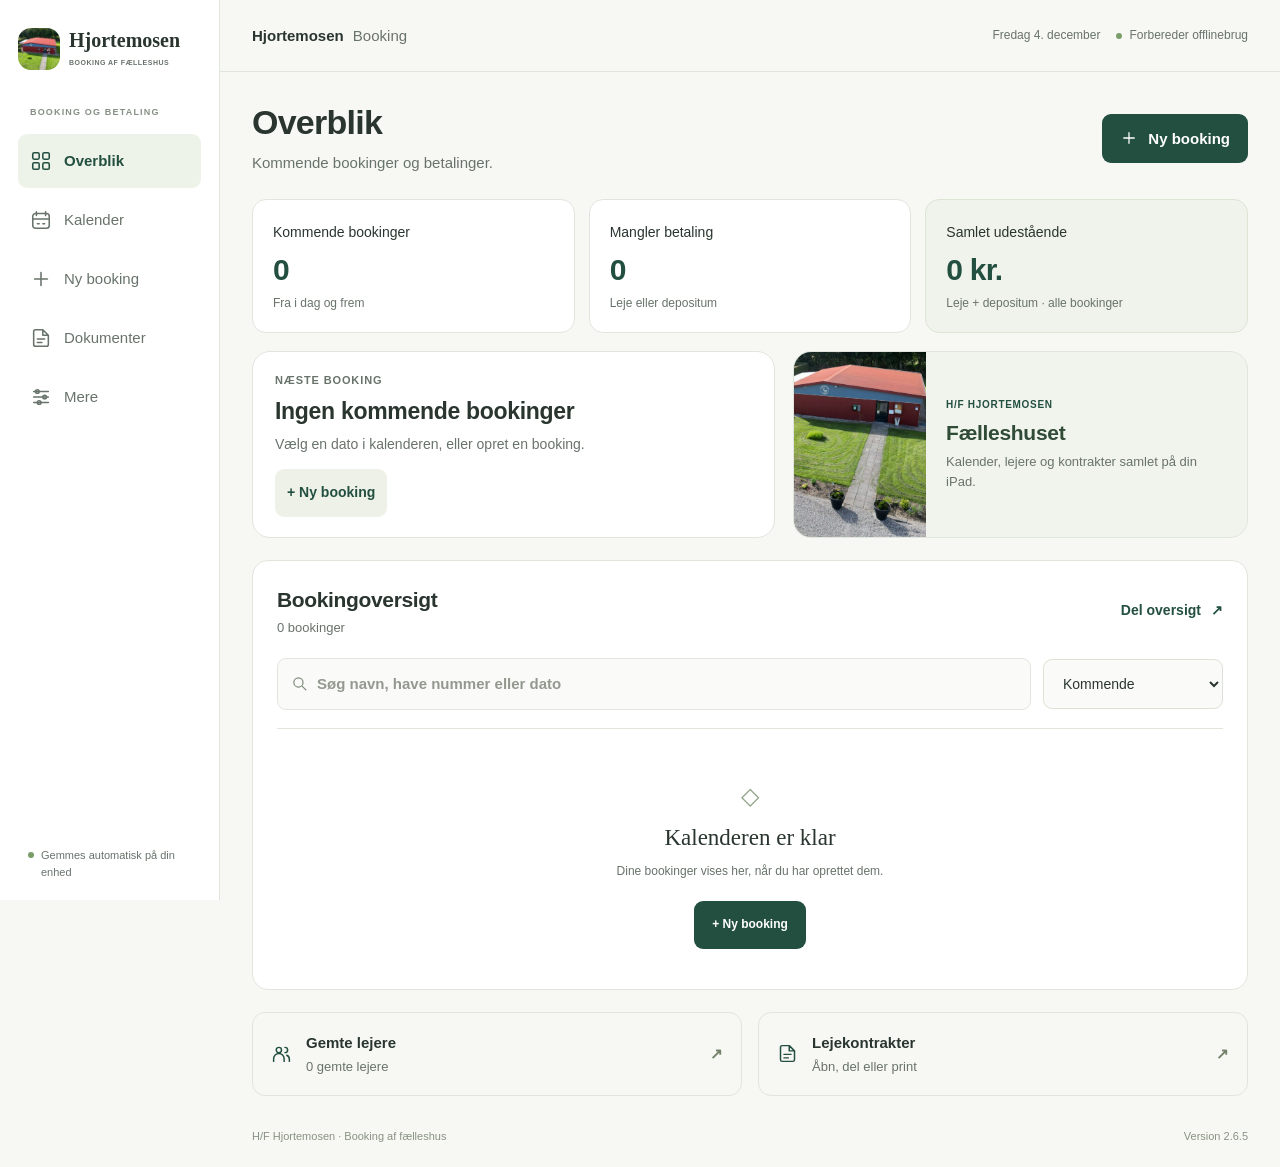
<file: index.html>
<!doctype html>
<html lang="da">
<head>
  <meta charset="utf-8">
  <meta name="viewport" content="width=device-width,initial-scale=1,viewport-fit=cover">
  <meta name="theme-color" content="#234f40">
  <meta name="description" content="Booking af fælleshuset i H/F Hjortemosen. Kalender, lejere og betalinger samlet ét sted – også offline.">
  <meta name="apple-mobile-web-app-capable" content="yes">
  <meta name="apple-mobile-web-app-status-bar-style" content="default">
  <meta name="apple-mobile-web-app-title" content="Hjortemosen">
  <link rel="manifest" href="./manifest.webmanifest">
  <link rel="icon" href="./favicon.svg?v=2.6.5" type="image/svg+xml">
  <link rel="apple-touch-icon" href="./apple-touch-icon.png?v=2.6.5">
  <link rel="stylesheet" href="./styles.css?v=2.6.5">
  <title>Hjortemosen Booking</title>
</head>
<body>
<svg class="svg-symbols" xmlns="http://www.w3.org/2000/svg" aria-hidden="true"><defs>
  <symbol id="i-leaf" viewBox="0 0 24 24"><path d="M5 18C2 9 10 3 20 4c1 10-6 16-13 13M5 21 16 10M9 15l-1-5m4 2 5 1"/></symbol>
  <symbol id="i-grid" viewBox="0 0 24 24"><rect x="3" y="3" width="7" height="7" rx="1.5"/><rect x="14" y="3" width="7" height="7" rx="1.5"/><rect x="3" y="14" width="7" height="7" rx="1.5"/><rect x="14" y="14" width="7" height="7" rx="1.5"/></symbol>
  <symbol id="i-calendar" viewBox="0 0 24 24"><rect x="3" y="5" width="18" height="16" rx="3"/><path d="M7 3v4m10-4v4M3 11h18m-13 5h2m4 0h2"/></symbol>
  <symbol id="i-plus" viewBox="0 0 24 24"><path d="M12 5v14M5 12h14"/></symbol>
  <symbol id="i-users" viewBox="0 0 24 24"><circle cx="9" cy="8" r="3"/><path d="M3 21v-3a6 6 0 0 1 12 0v3M16 5a3 3 0 0 1 0 6m2 3a5 5 0 0 1 3 5v2"/></symbol>
  <symbol id="i-file" viewBox="0 0 24 24"><path d="M14 3H6a2 2 0 0 0-2 2v14a2 2 0 0 0 2 2h12a2 2 0 0 0 2-2V9l-6-6Zm0 0v6h6M8 13h8m-8 4h5"/></symbol>
  <symbol id="i-settings" viewBox="0 0 24 24"><path d="M4 6h16M4 12h16M4 18h16"/><circle cx="8" cy="6" r="2"/><circle cx="16" cy="12" r="2"/><circle cx="10" cy="18" r="2"/></symbol>
  <symbol id="i-ban" viewBox="0 0 24 24"><circle cx="12" cy="12" r="9"/><path d="m6 6 12 12"/></symbol>
  <symbol id="i-arrow" viewBox="0 0 24 24"><path d="M5 12h14m-6-6 6 6-6 6"/></symbol>
  <symbol id="i-search" viewBox="0 0 24 24"><circle cx="10.5" cy="10.5" r="6.5"/><path d="m16 16 5 5"/></symbol>
</defs></svg>
<a class="skip-link" href="#main">Gå til indhold</a>
<aside class="sidebar">
  <a class="brand" href="./" aria-label="Hjortemosen Booking, forsiden"><span class="brand-mark"><img src="./icon-192.png?v=2.6.5" alt="" width="192" height="192"></span><span><strong>Hjortemosen</strong><small>BOOKING AF FÆLLESHUS</small></span></a>
  <span class="nav-caption">BOOKING OG BETALING</span>
  <nav class="desktop-nav" aria-label="Hovedmenu">
    <button data-view="dashboard" class="active" aria-current="page"><svg><use href="#i-grid"/></svg>Overblik</button>
    <button data-view="calendar"><svg><use href="#i-calendar"/></svg>Kalender</button>
    <button data-view="booking"><svg><use href="#i-plus"/></svg>Ny booking</button>
    <button data-view="documents"><svg><use href="#i-file"/></svg>Dokumenter</button>
    <button data-view="settings"><svg><use href="#i-settings"/></svg>Mere</button>
  </nav>
  <div class="sidebar-footer"><span class="status-dot"></span>Gemmes automatisk på din enhed</div>
</aside>
<div class="app-shell">
<header class="app-header"><div class="header-brand"><span class="brand-mark small"><img src="./icon-192.png?v=2.6.5" alt="" width="192" height="192"></span><strong>Hjortemosen <span>Booking</span></strong></div><div class="header-meta"><span id="currentDate"></span><span class="connection"><i class="status-dot"></i><span id="connectionStatus" role="status">Forbereder offlinebrug</span></span></div><button id="installBtn" class="secondary hidden">Installer</button></header>
<main id="main">
  <div id="storageError" class="warning hidden" role="alert"></div>
  <div id="updateBanner" class="update-banner hidden"><span>En ny version er klar. Din kladde gemmes før opdatering.</span><button class="primary" id="updateApp">Opdatér app</button></div>
  <section id="dashboard" class="view active" aria-labelledby="dashboardTitle">
    <div class="page-heading dashboard-heading"><div><h1 id="dashboardTitle">Overblik</h1><p>Kommende bookinger og betalinger.</p></div><button class="primary" data-new><svg><use href="#i-plus"/></svg>Ny booking</button></div>
    <div id="draftBanner" class="draft-banner hidden"><span>Du har en gemt bookingkladde.</span><button class="text-button" data-go="booking">Fortsæt kladden →</button></div>
    <div class="stats" id="stats" aria-label="Bookinger og manglende betaling"></div>
    <div class="hero-grid dashboard-context"><div class="next-card" id="nextBooking"></div><div class="welcome-card"><img class="welcome-photo" src="./faelleshus.jpg?v=2.6.5" alt="Hjortemosens fælleshus med rødt tag og blå gavl, omgivet af grønne haver." width="1280" height="1059" fetchpriority="high"><div class="welcome-copy"><span class="eyebrow">H/F HJORTEMOSEN</span><h2>Fælleshuset</h2><p>Kalender, lejere og kontrakter samlet på din iPad.</p></div></div></div>
    <div class="card bookings-card"><div class="card-head"><div><h2>Bookingoversigt</h2><p id="bookingListCount" class="muted"></p></div><button class="text-button" id="shareOverview">Del oversigt <span aria-hidden="true">↗</span></button></div><div class="list-toolbar"><label class="search-field"><svg><use href="#i-search"/></svg><input id="bookingSearch" type="search" placeholder="Søg navn, have nummer eller dato" aria-label="Søg bookinger"></label><select id="bookingFilter" aria-label="Vis bookinger"><option value="upcoming">Kommende</option><option value="unpaid">Mangler betaling</option><option value="all">Alle bookinger</option></select></div><div id="upcomingList" class="list"></div></div>
    <div class="quick-links"><button data-go="renters"><svg><use href="#i-users"/></svg><span><strong>Gemte lejere</strong><small id="renterCount">0 gemte lejere</small></span><span aria-hidden="true">↗</span></button><button data-go="documents"><svg><use href="#i-file"/></svg><span><strong>Lejekontrakter</strong><small>Åbn, del eller print</small></span><span aria-hidden="true">↗</span></button></div>
  </section>
  <section id="calendar" class="view" aria-labelledby="calendarTitle">
    <div class="page-heading-group"><button type="button" class="secondary back-button" data-back>← Tilbage</button><div class="page-heading"><div><h1 id="calendarTitle">Kalender</h1><p>Tryk på en ledig dato for at oprette en booking.</p></div><div class="calendar-actions"><button class="secondary" id="todayMonth">Denne måned</button><button type="button" class="primary" id="printCalendar">Udskriv / PDF</button><button type="button" class="secondary" id="printCalendarDirect">Åbn udskriftsmenu</button></div></div></div>
    <p id="calendarPrintHelp" class="small-note calendar-print-help"><strong>Udskriv / PDF</strong> laver en PDF af den viste måned. Vælg derefter <strong>Åbn PDF → Del → Udskriv</strong>, eller <strong>Del / Gem PDF → Gem i Filer</strong>. På computer eller i Safari kan du også vælge <strong>Åbn udskriftsmenu</strong>.</p>
    <p id="calendarPdfStatus" class="small-note calendar-pdf-status" role="status" aria-live="polite"></p>
    <p id="calendarPdfError" class="warning calendar-pdf-error hidden" role="alert"></p>
    <div id="calendarPdfReady" class="calendar-pdf-ready hidden" aria-labelledby="calendarPdfName">
      <strong id="calendarPdfName"></strong>
      <div class="calendar-pdf-actions"><a id="openCalendarPdf" class="secondary button" target="_blank" rel="noopener">Åbn PDF ↗</a><a id="saveCalendarPdf" class="secondary button">Hent PDF</a><button type="button" id="shareCalendarPdf" class="primary">Del / Gem PDF</button></div>
    </div>
    <div class="card calendar-card"><div class="calendar-toolbar"><button id="prevMonth" class="icon-btn" aria-label="Forrige måned">‹</button><h2 id="monthLabel"></h2><button id="nextMonth" class="icon-btn" aria-label="Næste måned">›</button></div><div class="calendar-grid weekdays"><span>Man</span><span>Tir</span><span>Ons</span><span>Tor</span><span>Fre</span><span>Lør</span><span>Søn</span></div><div id="calendarGrid" class="calendar-grid"></div><div class="legend"><span><i class="dot booked"></i>Betalt eller gratis</span><span><i class="dot unpaid"></i>Mangler betaling</span><span><i class="dot free"></i>Ledig</span></div></div>
    <div class="card"><h2>Månedens bookinger</h2><div id="monthBookings"></div></div>
  </section>
  <section id="booking" class="view" aria-labelledby="bookingFormTitle">
    <div class="page-heading-group"><button type="button" class="secondary back-button" data-back>← Tilbage</button><div class="page-heading"><div><h1 id="bookingFormTitle">Ny booking</h1><p>Din kladde gemmes automatisk, mens du skriver.</p></div><button id="resetBooking" class="text-button">Ryd formular</button></div></div>
    <form id="bookingForm" class="booking-form"><input type="hidden" id="bookingId">
      <div class="card booking-details"><div class="form-heading"><span>01</span><h2>Dato og lejer</h2></div><div class="two-col"><label>Dato for lejemål <span class="required">*</span><input id="bookingDate" type="date" required></label><label>Vælg gemt lejer<select id="savedRenter"><option value="">Vælg en lejer</option></select></label></div><div class="two-col"><label>Navn <span class="required">*</span><input id="name" required autocomplete="name" placeholder="Lejerens fulde navn"></label><label>Have nummer<input id="houseNo" autocomplete="off" placeholder="Fx 24"></label></div><div class="two-col"><label>Telefonnummer<input id="phone" type="tel" autocomplete="tel" placeholder="Fx 12 34 56 78"></label><label>E-mail<input id="email" type="email" autocomplete="email" placeholder="navn@eksempel.dk"></label></div><label>Adresse<input id="address" autocomplete="street-address" placeholder="Vej, postnummer og by"></label><label class="check-row"><input id="saveRenter" type="checkbox" checked><span>Gem lejerens oplysninger til næste gang</span></label></div>
      <div class="card booking-payment"><div class="form-heading"><span>02</span><h2>Leje og betaling</h2></div><fieldset><legend>Lejertype</legend><div class="segmented"><label><input type="radio" name="renterType" value="member" checked><span>Haveforeningsmedlem</span></label><label><input type="radio" name="renterType" value="friend"><span>Ven</span></label><label><input type="radio" name="renterType" value="board"><span>Bestyrelsesmedlem</span></label></div></fieldset><p id="legacyTypeNote" class="small-note hidden">Denne aftale har en tidligere lejertype. De gemte beløb bevares. Vælg en ny lejertype for at ændre den.</p><p id="boardPriceNote" class="small-note hidden" role="status">Depositum: 500 kr.</p><div class="two-col"><label>Pris (kr.) <span class="required">*</span><input id="price" type="number" min="0" step="0.01" required inputmode="decimal"></label><label>Depositum (kr.)<input id="deposit" type="number" min="0" step="0.01" inputmode="decimal"></label></div><div class="payment-checks"><label id="rentPaidRow" class="check-row"><input id="paid" type="checkbox"><span><strong>Leje betalt</strong><small>Markér, når lejen er modtaget</small></span></label><label class="check-row"><input id="depositPaid" type="checkbox"><span><strong>Depositum betalt</strong><small>Markér, når depositum er modtaget</small></span></label></div></div>
      <div class="card booking-notes"><div class="form-heading"><span>03</span><h2>Bemærkninger</h2></div><label>Bemærkninger<textarea id="notes" rows="5" placeholder="Særlige aftaler, nøgleudlevering, oprydning eller andet, der er godt at huske …"></textarea></label></div>
      <div class="card booking-footer"><div id="bookingWarning" class="warning hidden" role="alert"></div><div id="autoSaveStatus" class="autosave-status" role="status">Kladde gemmes automatisk på denne enhed</div><div class="form-actions"><button type="button" id="saveDraft" class="secondary">Gem kladde</button><button type="submit" id="submitBooking" class="primary">Gem booking <svg><use href="#i-arrow"/></svg></button><button type="button" id="deleteBooking" class="danger hidden">Slet booking</button></div></div>
    </form>
  </section>
  <section id="renters" class="view" aria-labelledby="rentersTitle"><div class="page-heading-group"><button type="button" class="secondary back-button" data-back>← Tilbage</button><div class="page-heading"><div><h1 id="rentersTitle">Gemte lejere</h1><p>Oplysninger og tidligere bookinger. Klar til næste gang.</p></div></div></div><label class="search-field renter-search"><svg><use href="#i-search"/></svg><input id="renterSearch" type="search" placeholder="Søg navn, have nummer eller telefon" aria-label="Søg lejere"></label><div id="renterList" class="renter-grid"></div></section>
  <section id="blacklist" class="view" aria-labelledby="blacklistTitle"><div class="page-heading-group"><button type="button" class="secondary back-button" data-back>← Tilbage</button><div class="page-heading"><div><h1 id="blacklistTitle">Blacklist</h1><p>Booking blokeres ved match på navn eller have nummer.</p></div><button id="addBlacklist" class="primary">+ Tilføj person</button></div></div><div class="card"><div class="card-head"><h2>Blokerede lejere</h2><span class="muted" id="blacklistCount"></span></div><div id="blacklistList"></div></div></section>
  <section id="documents" class="view" aria-labelledby="documentsTitle"><div class="page-heading-group"><button type="button" class="secondary back-button" data-back>← Tilbage</button><div class="page-heading"><div><h1 id="documentsTitle">Dokumenter</h1><p>Vælg en kontrakt, udfyld den og underskriv på iPad.</p></div></div></div><article class="card gmail-card" aria-labelledby="gmailTitle">
    <h2 id="gmailTitle">Gmail</h2><p class="muted">Læs indgående post og svar i Gmail på iPad. Genvejene åbner Gmail i browseren. Kontrollér din Googlekonto via profilbilledet, og vælg Indbakke eller Sendt.</p>
    <div class="doc-actions"><a id="gmailInbox" class="primary button" href="https://mail.google.com/" target="_blank" rel="noopener">Åbn Gmail-indbakke ↗</a><a id="gmailSent" class="secondary button" href="https://mail.google.com/" target="_blank" rel="noopener">Åbn Gmail · vælg Sendt ↗</a></div>
    <p class="small-note">Du kan også åbne Gmail-appen fra hjemmeskærmen. Send en kontrakt med <strong>Send via Gmail</strong>, når den udfyldte fil er klar nedenfor. Bookingappen viser ikke selve din post.</p>
  </article><div class="document-grid">
    <article class="card document-card"><span class="document-icon"><svg><use href="#i-file"/></svg>PDF</span><span class="eyebrow">HAVEFORENINGENS MEDLEMMER</span><h2>Lejekontrakt</h2><strong class="document-price">1.000 <small>kr.</small></strong><p class="muted">Kontrakten til udlejning af fælleshuset.</p><button type="button" class="primary fill-contract" data-fill-contract="member-pdf">Udfyld kontrakt</button><div class="doc-actions"><a class="primary button" href="./kontrakt-1000.pdf?v=2.6.5" target="_blank" rel="noopener">Åbn PDF ↗</a><a class="secondary button" href="./kontrakt-1000.pdf?v=2.6.5" download="Lejekontrakt-Hjortemosen-1000.pdf">Download</a><button class="secondary" data-share-doc="./kontrakt-1000.pdf?v=2.6.5">Del</button><button class="text-button" data-print="./kontrakt-1000.pdf?v=2.6.5">Print</button></div><a class="word-link" href="./kontrakt-1000.docx?v=2.6.5" download="Lejekontrakt-Hjortemosen-1000.docx">Download redigerbar Word-version ↗</a></article>
    <article class="card document-card"><span class="document-icon"><svg><use href="#i-file"/></svg>PDF</span><span class="eyebrow">VENNER</span><h2>Lejekontrakt</h2><strong class="document-price">1.500 <small>kr.</small></strong><p class="muted">Kontrakten til udlejning af fælleshuset.</p><button type="button" class="primary fill-contract" data-fill-contract="friend-pdf">Udfyld kontrakt</button><div class="doc-actions"><a class="primary button" href="./kontrakt-1500.pdf?v=2.6.5" target="_blank" rel="noopener">Åbn PDF ↗</a><a class="secondary button" href="./kontrakt-1500.pdf?v=2.6.5" download="Lejekontrakt-Hjortemosen-1500.pdf">Download</a><button class="secondary" data-share-doc="./kontrakt-1500.pdf?v=2.6.5">Del</button><button class="text-button" data-print="./kontrakt-1500.pdf?v=2.6.5">Print</button></div></article>
  </div>
  <article class="card contract-editor">
    <span class="eyebrow">KLAR TIL AFTALEN</span><h2>Udfyld lejekontrakt</h2>
    <p class="muted">Udfyld felterne her på iPad. Oplysningerne bruges kun til kontrakten og ændrer ikke din booking.</p>
    <form id="contractForm">
      <div class="two-col">
        <label>Kontrakt<select id="contractTemplate"><option value="member-pdf">Medlem · 1.000 kr. · PDF</option><option value="friend-pdf">Ven · 1.500 kr. · PDF</option><option value="member-word">Medlem · 1.000 kr. · Word</option></select></label>
        <label>Hent oplysninger fra booking<select id="contractBooking"><option value="">Udfyld uden en booking</option></select></label>
      </div>
      <p id="contractTerms" class="small-note"></p><p id="contractWarning" class="warning hidden" role="alert"></p>
      <div class="two-col">
        <label>Lejerens navn<input id="contract-name" required maxlength="200" autocomplete="name"></label>
        <div class="contract-phone"><label>Telefonnummer<input id="contract-phone" type="tel" maxlength="60" autocomplete="tel" aria-describedby="contractSmsHelp"></label><div class="doc-actions"><a id="openContractSms" class="secondary button" href="#">Åbn SMS/Beskeder ↗</a></div><p id="contractSmsError" class="warning hidden" role="alert"></p><p id="contractSmsHelp" class="small-note">Åbn Beskeder med nummeret klar. Skriv din besked, kontrollér modtageren, og tryk selv på Send. SMS på iPad kræver videresendelse fra en iPhone. <a href="https://support.apple.com/da-dk/102545" target="_blank" rel="noopener">Opsæt SMS på iPad ↗</a></p></div>
        <label>Adresse<input id="contract-address" maxlength="300" autocomplete="street-address"></label>
        <label>E-mailadresse<input id="contract-email" type="email" maxlength="254" autocomplete="email"></label>
        <label>Konto til tilbagebetaling af depositum<input id="contract-account" maxlength="100" autocomplete="off" placeholder="Registreringsnummer og kontonummer"></label>
        <label>Dato for aftalen<input id="contract-agreementDate" type="date" required></label>
        <label>Dato for lejemålet<input id="contract-rentalDate" type="date" required></label>
        <label>Elmåler ved start<input id="contract-meterStart" inputmode="decimal" maxlength="40"></label>
        <label>Elmåler ved slut<input id="contract-meterEnd" inputmode="decimal" maxlength="40"></label>
        <label>Navn ved underskrift (valgfrit)<input id="contract-signature" maxlength="200" autocomplete="off"><small>Navnet følger med den håndskrevne underskrift.</small></label>
      </div>
      <div class="signature-section">
        <h3>Underskriv på iPad</h3>
        <p id="signatureHelp" class="small-note">Skriv med en finger eller Apple Pencil i feltet. Underskriften kommer med i PDF og Word. Du kan også lade feltet stå tomt og underskrive senere.</p>
        <canvas id="signatureCanvas" width="1200" height="400" role="img" aria-label="Felt til håndskrevet underskrift" aria-describedby="signatureHelp">Udfyld navnet ovenfor, hvis du ikke kan bruge tegnefeltet.</canvas>
        <div class="signature-toolbar"><span id="signatureStatus" class="small-note" role="status">Ingen håndskrevet underskrift.</span><button type="button" class="secondary" id="clearSignature">Ryd underskrift</button></div>
        <p class="small-note">Hvis du ændrer kontraktens oplysninger eller vælger en anden booking, skal du underskrive igen.</p>
      </div>
      <div class="form-actions"><button type="submit" class="primary" id="makeContract">Lav udfyldt kontrakt</button><button type="button" class="secondary" id="clearContract">Ryd felter</button></div>
      <p id="contractAutoSaveStatus" class="small-note" role="status"></p><p id="contractStatus" class="small-note" role="status" aria-live="polite"></p><p id="contractError" class="warning hidden" role="alert"></p>
    </form>
    <div id="contractReady" class="contract-ready hidden">
      <strong id="filledContractName"></strong>
      <div class="doc-actions"><button type="button" class="primary" id="sendContractEmail">Send via Gmail</button><a id="openFilledContractSms" class="secondary button" href="#">Åbn SMS/Beskeder ↗</a><a id="openFilledContract" class="secondary button" target="_blank" rel="noopener">Se udfyldt PDF ↗</a><button class="secondary" id="saveFilledContract">Gem fil</button><button class="secondary" id="shareFilledContract">Del kontrakt via Beskeder m.m.</button></div>
      <p class="small-note">SMS-genvejen åbner Beskeder med telefonnummeret. Skriv teksten og tryk selv på Send. Brug <strong>Del kontrakt via Beskeder m.m.</strong>, hvis kontraktfilen skal med. Appen kan ikke kontrollere afsendelsen.</p>
      <p class="contract-email-help">Vælg <strong>Gmail</strong> i delingsmenuen, og indsæt modtagerens e-mailadresse. Vælg den rigtige <strong>Googlekonto i Fra</strong>, kontrollér, at kontraktfilen er vedhæftet, og tryk selv på <strong>Send</strong>.</p>
      <p class="small-note">Installér Gmail på iPad, og log ind på din konto. Hvis Gmail ikke vises i delingen, vælg <strong>Mere</strong> i delingsmenuen eller brug <strong>Gem fil</strong> og vedhæft kontrakten i Gmail fra <strong>Filer</strong>. Du kan også vælge Outlook eller Mail.</p>
      <div class="doc-actions"><button class="secondary" data-copy-recipient="email">Kopiér e-mailadresse</button><button class="secondary" data-copy-recipient="phone">Kopiér telefonnummer</button><a class="contract-sent-link" href="https://mail.google.com/" target="_blank" rel="noopener">Åbn Gmail · vælg Sendt ↗</a></div>
      <p class="small-note">Kontrollér bagefter <strong>Sendt i den samme Googlekonto</strong>. Gmail-genvejen åbner i browseren; kontrollér kontoen via profilbilledet, og vælg Sendt. En besked i <strong>Udbakke</strong> er endnu ikke sendt. Appen kan ikke kontrollere afsendelsen.</p>
      <div id="contractEmailFallback" class="contract-email-fallback hidden" aria-labelledby="contractEmailFallbackTitle">
        <strong id="contractEmailFallbackTitle">Vedhæft kontrakten manuelt</strong>
        <p>Gem kontraktfilen med <strong>Gem fil</strong>, og vedhæft den i Gmail fra <strong>Filer</strong> eller <strong>Downloads</strong>. Genvejen nedenfor åbner iPadens standard-mailapp; vælg Gmail som standard-mailapp, eller åbn Gmail selv. E-mailkladden indeholder ingen vedhæftning.</p>
        <a id="contractEmailDraft" class="secondary button" href="#">Åbn kladde i standard-mailapp · vedhæft filen</a>
      </div>
    </div>
  </article>
  <div class="info-note"><svg><use href="#i-file"/></svg><p><strong>Gem, del og udskriv på iPad</strong><br>Åbn den udfyldte PDF, tryk på Del, og vælg Udskriv. Kontrakterne og udfyldningen fungerer offline, når appen er hentet. Mail og Beskeder sender, når der er forbindelse.</p></div></section>
  <section id="settings" class="view" aria-labelledby="settingsTitle">
    <div class="page-heading-group"><button type="button" class="secondary back-button" data-back>← Tilbage</button><div class="page-heading"><div><h1 id="settingsTitle">Mere</h1><p>Backup, gemte lejere og indstillinger.</p></div></div></div>
    <div class="card backup-card">
      <div class="card-head"><div><h2>Backup og gendannelse</h2><p class="muted">Bookinger, lejere, priser og kladder. Kontrakt og underskrift følger med.</p></div></div>
      <div id="nativeBackupPanel" class="native-backup hidden">
        <h3>Automatisk backup i Filer</h3>
        <p id="nativeBackupStatus" role="status" aria-live="polite">Forbereder automatisk backup i Filer…</p>
        <p class="small-note">Den installerede iPad-app opdaterer en separat backupfil, når du ændrer oplysninger. Du finder den i <strong>Filer → På min iPad → Hjortemosen → Hjortemosen</strong>.</p>
        <div class="backup-actions"><button id="nativeBackupOpen" class="primary" type="button">Åbn backupmappe</button><button id="nativeBackupRetry" class="secondary" type="button">Prøv backup igen</button></div>
      </div>
      <div class="auto-backup">
        <p id="backupStatus" role="status" aria-live="polite">Forbereder automatisk lokal backup…</p>
        <p class="small-note">Appen beholder den seneste kopi og op til 10 tidligere versioner.</p>
        <label>Vælg automatisk backup<select id="backupHistory"></select></label>
        <div class="backup-actions"><button id="restoreLocalBackup" class="secondary" disabled>Gendan valgt backup</button><button id="retryBackup" class="text-button">Lav backup nu</button></div>
      </div>
      <div id="browserBackupFiles" class="browser-backup-files">
        <button id="saveBackupFiles" class="primary">Gem backup i Filer</button>
        <p class="small-note">Vælg <strong>Gem i Filer → På min iPad</strong> for en separat fil. I Safari kræver det et tryk. Appens automatiske kopier ligger i browserens lager og forsvinder, hvis browserdata slettes.</p>
      </div>
      <details class="settings-details backup-transfer">
        <summary><span><strong>Flyt eller del data</strong><small>Eksportér, importér eller send en sikkerhedskopi</small></span></summary>
        <div class="details-content">
          <div class="backup-actions"><button id="exportData" class="secondary">Eksportér sikkerhedskopi</button><button id="shareData" class="secondary">Del sikkerhedskopi</button><label class="secondary button file-input">Importér sikkerhedskopi<input id="importData" type="file" accept=".json,application/json" aria-label="Importér sikkerhedskopi"></label><button id="downloadRecovery" class="text-button hidden">Download data fra før seneste import</button></div>
          <p class="small-note">Deling overfører en fil. Enheder synkroniseres ikke automatisk.</p>
        </div>
      </details>
    </div>
    <div class="secondary-shortcuts">
      <button class="card shortcut" data-go="renters"><svg><use href="#i-users"/></svg><span><strong>Gemte lejere</strong><small>Kontaktoplysninger og tidligere bookinger</small></span><span aria-hidden="true">↗</span></button>
      <button class="card shortcut" data-go="blacklist"><svg><use href="#i-ban"/></svg><span><strong>Blacklist</strong><small>Personer, som ikke kan booke</small></span><span aria-hidden="true">↗</span></button>
    </div>
    <details class="card settings-details">
      <summary><span><strong>Standardpriser</strong><small>Priser og depositum til nye bookinger</small></span></summary>
      <div class="details-content"><p class="muted">Eksisterende aftaler beholder deres priser.</p><form id="settingsForm"><div class="settings-prices"><label>Haveforeningsmedlem (kr.)<input id="memberPrice" type="number" min="0" step="0.01" required inputmode="decimal"></label><label>Ven (kr.)<input id="friendPrice" type="number" min="0" step="0.01" required inputmode="decimal"></label><label>Bestyrelsesmedlem (kr.)<input id="boardPrice" type="number" value="0" readonly aria-describedby="boardSettingNote"></label><label>Standarddepositum (kr.)<input id="defaultDeposit" type="number" min="0" step="0.01" required inputmode="decimal"></label></div><p class="small-note" id="boardSettingNote">Bestyrelsesmedlemmer betaler 0 kr. i leje og altid 500 kr. i depositum.</p><p id="settingsAutoSaveStatus" class="small-note" role="status">Priser gemmes automatisk, når du forlader feltet. Ufærdige felter bevares som kladde.</p><button class="primary" type="submit">Gem standardpriser</button></form></div>
    </details>
    <div class="card install-card"><div><h2>Brug appen fra hjemmeskærmen</h2><p class="muted">I Safari: Tryk på <strong>Del → Føj til hjemmeskærm</strong>. Vent på “Klar til offlinebrug”, før du bruger appen uden internet.</p></div><span class="brand-mark"><img src="./icon-192.png?v=2.6.5" alt="" width="192" height="192"></span></div>
  </section>
  <footer class="app-footer"><span>H/F Hjortemosen · Booking af fælleshus</span><span>Version 2.6.5</span></footer>
</main>
</div>
<nav class="bottom-nav" aria-label="Appmenu"><button data-view="dashboard" class="active" aria-current="page"><svg><use href="#i-grid"/></svg><span>Overblik</span></button><button data-view="calendar"><svg><use href="#i-calendar"/></svg><span>Kalender</span></button><button data-view="booking" class="nav-booking"><svg><use href="#i-plus"/></svg><span>Ny booking</span></button><button data-view="documents"><svg><use href="#i-file"/></svg><span>Dokumenter</span></button><button data-view="settings"><svg><use href="#i-settings"/></svg><span>Mere</span></button></nav>
<dialog id="blacklistDialog" aria-labelledby="blDialogTitle"><form id="blacklistForm"><span class="eyebrow">BLACKLIST</span><h2 id="blDialogTitle">Tilføj en person</h2><label>Navn<input id="blName" required autocomplete="off"></label><label>Have nummer<input id="blHouse"></label><label>Årsag / bemærkning<textarea id="blReason" required rows="4"></textarea></label><p id="blacklistAutoSaveStatus" class="small-note" role="status">Kladden gemmes automatisk på denne enhed.</p><div class="actions"><button type="button" id="cancelBlacklist" class="secondary">Annuller</button><button type="submit" class="danger" id="saveBlacklist">Tilføj til blacklist</button></div></form></dialog>
<dialog id="importDialog" aria-labelledby="importTitle"><span class="eyebrow">SIKKERHEDSKOPI</span><h2 id="importTitle">Importér data</h2><p id="importSummary"></p><fieldset><legend>Sådan skal filen bruges</legend><label class="check-row"><input type="radio" name="importMode" value="merge" checked><span><strong>Flet med nuværende data</strong><small>Tilføj nye poster. Nuværende priser bevares. Konflikter stopper importen.</small></span></label><label class="check-row"><input type="radio" name="importMode" value="replace"><span><strong>Erstat alle nuværende data</strong><small>Brug filens bookinger, lejere, blacklist og priser.</small></span></label></fieldset><p class="small-note">En kopi af data fra før importen gemmes på denne enhed.</p><div id="importError" class="warning hidden" role="alert"></div><div class="actions"><button type="button" id="cancelImport" class="secondary">Annuller</button><button type="button" id="confirmImport" class="primary">Bekræft import</button></div></dialog>
<dialog id="restoreDialog" aria-labelledby="restoreTitle"><span class="eyebrow">LOKAL BACKUP</span><h2 id="restoreTitle">Gendan sikkerhedskopi</h2><p id="restoreSummary"></p><p>Gendannelse erstatter dine nuværende data, kladder og underskrift med den valgte kopi. Din nuværende version gemmes i backuphistorikken, hvis lageret er tilgængeligt.</p><p id="restoreError" class="warning hidden" role="alert"></p><div class="actions"><button type="button" id="cancelRestore" class="secondary">Annuller</button><button type="button" id="confirmRestore" class="primary">Gendan denne backup</button></div></dialog>
<div id="toast" class="toast" role="status" aria-live="polite"></div>
<section id="calendarPrint" aria-label="Kalender til udskrivning"></section>
<script src="./data.js?v=2.6.5"></script><script src="./backup.js?v=2.6.5"></script><script src="./native-bridge.js?v=2.6.5"></script><script src="./app.js?v=2.6.5"></script>
<script src="./contract-libs.js?v=2.6.5"></script><script src="./calendar-pdf.js?v=2.6.5"></script><script src="./contracts.js?v=2.6.5"></script><script src="./signature-pad.js?v=2.6.5"></script><script src="./contract-ui.js?v=2.6.5"></script>
</body>
</html>
</file>
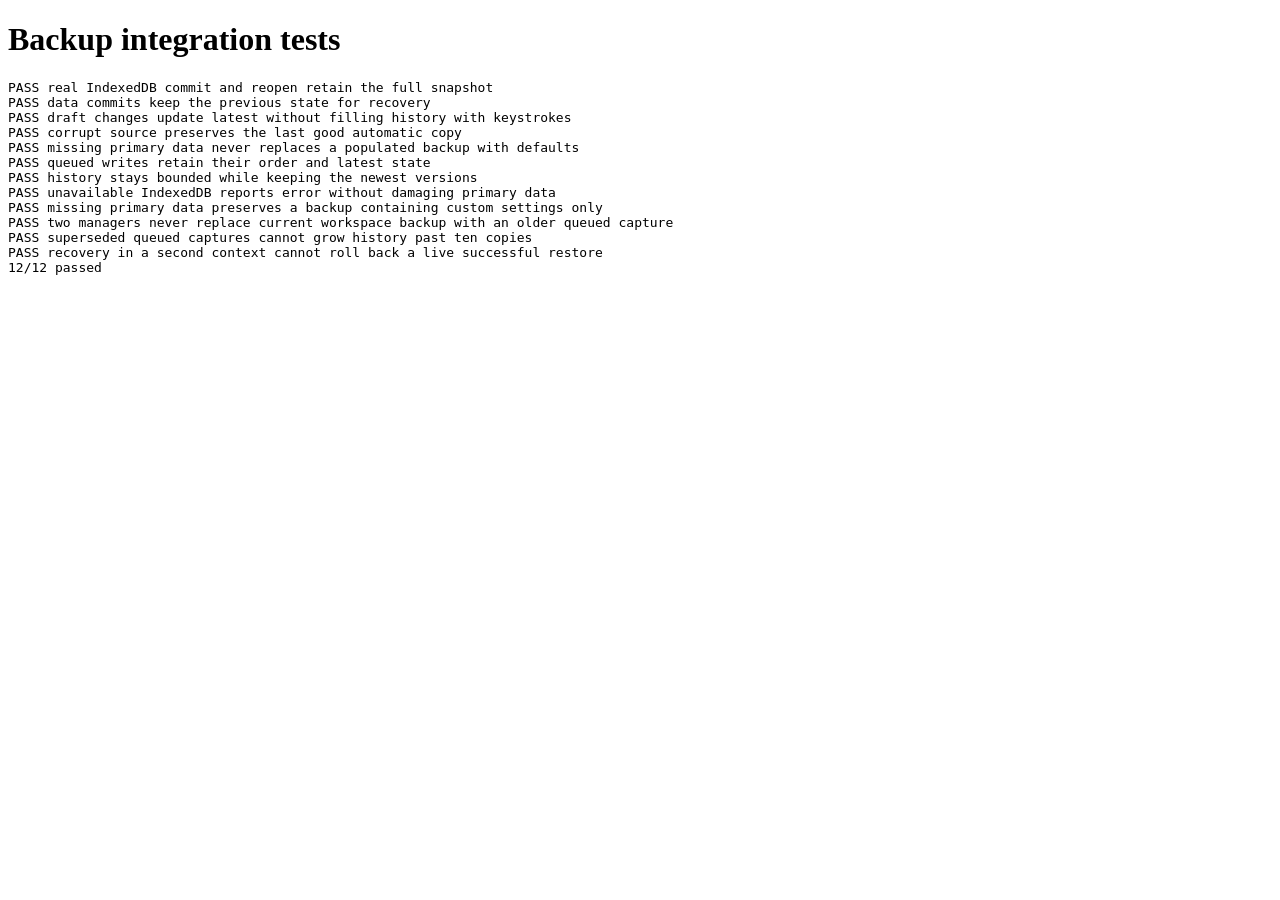
<file: tests/backup-browser.html>
<!doctype html><html lang="da"><meta charset="utf-8"><title>Backup integration tests</title><h1>Backup integration tests</h1><pre id="results">Running…</pre><script src="../data.js"></script><script src="../backup.js"></script><script>
(async()=>{
 const results=[],out=document.querySelector('#results'),assert=(value,message)=>{if(!value)throw new Error(message);};
 const key='hjortemosen_data_v1',prefix='qa-backup-'+Date.now(),base={bookings:[],renters:[],blacklist:[],settings:{memberPrice:1000,friendPrice:1500,deposit:500}};
 const seed=n=>JSON.stringify({...base,renters:n?[{id:'r1',name:'QA '+n}]:[]});
 function store(initial=seed(1)){const values=new Map([[key,initial]]);return {getItem:k=>values.get(k)??null,setItem:(k,v)=>values.set(k,String(v)),removeItem:k=>values.delete(k)};}
 async function check(label,body){try{await body();results.push('PASS '+label);}catch(e){results.push('FAIL '+label+': '+e.message);}out.textContent=results.join('\n');}
 await check('real IndexedDB commit and reopen retain the full snapshot',async()=>{const s=store(),m=HjortBackup.create({storage:s,dbName:prefix+'-reopen',appVersion:'2.5.0'});await m.flush();s.setItem('hjortemosen_booking_draft_v1',JSON.stringify({name:'QA draft',price:'',deposit:'500'}));await m.flush();const reopened=HjortBackup.create({storage:s,dbName:prefix+'-reopen'}),list=await reopened.list(),copy=await reopened.read('latest');assert(list.length===1,'one latest copy');assert(copy.backup.drafts.booking.name==='QA draft','draft retained in IndexedDB');assert(copy.renters[0].name==='QA 1','saved data retained');});
 await check('data commits keep the previous state for recovery',async()=>{const s=store(),m=HjortBackup.create({storage:s,dbName:prefix+'-archive'});await m.flush();s.setItem(key,seed(2));await m.flush(true);const list=await m.list();assert(list.length===2,'current plus previous');const old=await m.read(list.find(x=>x.id!=='latest').id);assert(old.renters[0].name==='QA 1','previous version archived');});
 await check('draft changes update latest without filling history with keystrokes',async()=>{const s=store(),m=HjortBackup.create({storage:s,dbName:prefix+'-drafts'});await m.flush();for(let i=0;i<5;i++){s.setItem('hjortemosen_booking_draft_v1',JSON.stringify({name:'QA '+i}));await m.flush();}assert((await m.list()).length===1,'no keystroke history');assert((await m.read('latest')).backup.drafts.booking.name==='QA 4','last draft saved');});
 await check('corrupt source preserves the last good automatic copy',async()=>{const s=store(),states=[],m=HjortBackup.create({storage:s,dbName:prefix+'-corrupt',onStatus:s=>states.push(s)});await m.flush();s.setItem(key,'{bad');await m.flush();assert((await m.read('latest')).renters[0].name==='QA 1','last good backup preserved');assert(states.at(-1).state==='error','failure reported');});
 await check('missing primary data never replaces a populated backup with defaults',async()=>{const s=store(),m=HjortBackup.create({storage:s,dbName:prefix+'-missing'});await m.flush();s.removeItem(key);await m.flush();assert((await m.read('latest')).renters[0].name==='QA 1','populated backup retained');});
 await check('queued writes retain their order and latest state',async()=>{const s=store(),m=HjortBackup.create({storage:s,dbName:prefix+'-queue'});const first=m.flush();s.setItem(key,seed(2));const second=m.flush(true);s.setItem(key,seed(3));const third=m.flush(true);await Promise.all([first,second,third]);assert((await m.read('latest')).renters[0].name==='QA 3','latest not overwritten by slower write');assert((await m.list()).length===3,'prior states retained');});
 await check('history stays bounded while keeping the newest versions',async()=>{const s=store(),m=HjortBackup.create({storage:s,dbName:prefix+'-retention'});await m.flush();for(let i=2;i<=14;i++){s.setItem(key,seed(i));await m.flush(true);}const list=await m.list();assert(list.length===11,'latest plus ten prior copies');assert((await m.read('latest')).renters[0].name==='QA 14','latest retained');const names=[];for(const item of list)names.push((await m.read(item.id)).renters[0].name);assert(names.includes('QA 13')&&!names.includes('QA 1'),'oldest safely pruned');});
 await check('unavailable IndexedDB reports error without damaging primary data',async()=>{const s=store(),before=s.getItem(key),states=[],m=HjortBackup.create({storage:s,indexedDB:null,dbName:prefix+'-blocked',onStatus:s=>states.push(s)});await m.flush();assert(states.at(-1).state==='error','backup failure visible');assert(s.getItem(key)===before,'autosave unaffected');});
 await check('missing primary data preserves a backup containing custom settings only',async()=>{const s=store(JSON.stringify({...base,settings:{...base.settings,memberPrice:1200}})),m=HjortBackup.create({storage:s,dbName:prefix+'-settings-only'});await m.flush();s.removeItem(key);await m.flush();assert((await m.read('latest')).settings.memberPrice===1200,'custom settings backup retained');});
 await check('two managers never replace current workspace backup with an older queued capture',async()=>{const s=store(),name=prefix+'-two-managers',a=HjortBackup.create({storage:s,dbName:name}),b=HjortBackup.create({storage:s,dbName:name});await a.flush();await b.flush();s.setItem(key,seed(2));const first=a.flush();s.setItem(key,seed(3));const older=a.flush();s.setItem(key,seed(4));const newer=b.flush();await Promise.all([first,older,newer]);assert((await a.read('latest')).renters[0].name==='QA 4','latest equals current shared workspace');});
 await check('superseded queued captures cannot grow history past ten copies',async()=>{const s=store(seed(99)),m=HjortBackup.create({storage:s,dbName:prefix+'-stale-retention'});await m.flush();const pending=[];for(let i=1;i<=15;i++){s.setItem(key,seed(i));pending.push(m.flush());}s.setItem(key,seed(99));await Promise.all(pending);assert((await m.list()).length<=11,'latest plus bounded history');assert((await m.read('latest')).renters[0].name==='QA 99','current workspace retained');});
 await check('recovery in a second context cannot roll back a live successful restore',async()=>{const source=store(seed(2));source.setItem('hjortemosen_booking_draft_v1',JSON.stringify({name:'QA new draft'}));const copy=HjortBackup.capture('2.5.0',source),target=store(seed(1));let recovery=null,triggered=false;const originalSet=target.setItem;target.setItem=(k,v)=>{originalSet(k,v);if(k===key&&!triggered){triggered=true;recovery=HjortBackup.recover(target);}};await HjortBackup.apply(copy,target);await recovery;assert(JSON.parse(target.getItem(key)).renters[0].name==='QA 2','restore stays committed');assert(JSON.parse(target.getItem('hjortemosen_booking_draft_v1')).name==='QA new draft','matching draft committed');assert(target.getItem('hjortemosen_restore_journal_v1')===null,'no incomplete journal');});
 out.textContent=results.join('\n')+'\n'+results.filter(x=>x.startsWith('PASS')).length+'/'+results.length+' passed';
})();</script></html>
</file>
<file: styles.css>
:root{--green:#234f40;--green-hover:#163e30;--mint:#edf3e9;--bg:#f7f8f4;--card:#fff;--text:#29352e;--muted:#68736b;--line:#e1e6dc;--red:#a73f36;--amber:#966014;--radius:18px}*{box-sizing:border-box}html{scroll-behavior:smooth}body{margin:0;background:var(--bg);color:var(--text);font:15px/1.55 -apple-system,BlinkMacSystemFont,"Segoe UI",sans-serif;-webkit-tap-highlight-color:transparent}svg{width:22px;height:22px;fill:none;stroke:currentColor;stroke-width:1.7;stroke-linecap:round;stroke-linejoin:round;flex-shrink:0}.svg-symbols{position:absolute;width:0;height:0;overflow:hidden}button,input,select,textarea{font:inherit}button,.button{border:0;border-radius:9px;padding:12px 18px;min-height:46px;font-size:14px;font-weight:600;cursor:pointer;text-decoration:none;display:inline-flex;align-items:center;justify-content:center;gap:10px;transition:background .15s,color .15s,box-shadow .15s;color:inherit}button:disabled{opacity:.5;cursor:not-allowed}button:hover{filter:brightness(.97)}button:focus-visible,a:focus-visible,summary:focus-visible,input:focus-visible,select:focus-visible,textarea:focus-visible{outline:3px solid #81a37b;outline-offset:3px}.primary{background:var(--green);color:#fff}.primary:hover{background:var(--green-hover)}.secondary{background:#edf1e8;color:var(--green)}.danger{background:#fae8e4;color:var(--red)}.text-button{background:transparent;color:var(--green);padding:10px 0}.danger-text{color:var(--red)}.hidden{display:none!important}.eyebrow{color:var(--green);display:block;font-size:10px;font-weight:700;letter-spacing:.13em}.muted{color:var(--muted)}p{margin:8px 0 0}h1,h2,h3{margin:0;font-weight:600}h1{font-family:Georgia,"Times New Roman",serif;font-size:40px;letter-spacing:-1.2px;line-height:1.2;margin-top:9px}h2{font-size:19px;letter-spacing:-.35px;line-height:1.4}h3{font-size:16px;line-height:1.4}.sidebar{width:248px;position:fixed;left:0;top:0;bottom:0;background:#fff;border-right:1px solid var(--line);display:flex;flex-direction:column;padding:34px 22px 20px;z-index:20}.brand{display:flex;align-items:center;gap:12px;color:var(--text);text-decoration:none}.brand strong{font-family:Georgia,serif;font-size:22px;line-height:1.1;display:block}.brand small{display:block;letter-spacing:.13em;font-size:8px;margin-top:7px;font-weight:700;color:var(--muted)}.brand-mark{width:42px;height:46px;border-radius:13px;background:var(--green);color:#f0f3de;display:inline-flex;align-items:center;justify-content:center;flex-shrink:0}.brand-mark svg{width:27px;height:27px;stroke-width:1.5}.brand-mark.small{width:32px;height:34px;border-radius:10px}.brand-mark.small svg{width:22px;height:22px}.nav-caption{font-size:9px;font-weight:700;color:#879086;letter-spacing:.13em;margin:51px 0 14px 13px}.desktop-nav{display:grid;gap:5px}.desktop-nav button{justify-content:flex-start;min-height:49px;padding:12px 14px;color:var(--muted);background:transparent;font-weight:500;font-size:14px;gap:13px}.desktop-nav button.active{background:var(--mint);color:var(--green);font-weight:650}.desktop-nav button:nth-child(6){margin-top:23px}.desktop-nav button svg{width:19px;height:19px}.sidebar-note{margin-top:auto;background:var(--bg);border:1px solid var(--line);border-radius:14px;padding:19px 16px;font-size:12px;color:var(--muted)}.sidebar-note svg{display:block;margin-bottom:13px;color:var(--green)}.sidebar-note strong{color:var(--green);font-weight:600;display:block}.sidebar-note p{font-size:11px;line-height:1.6}.sidebar-footer{display:flex;align-items:center;gap:7px;color:var(--muted);font-size:10px;margin:24px 0 0 12px}.status-dot{width:6px;height:6px;border-radius:50%;background:#7a9d6a;display:inline-block;flex-shrink:0}.app-shell{margin-left:248px}.app-header{height:78px;border-bottom:1px solid var(--line);padding:0 42px;display:flex;align-items:center;justify-content:space-between;gap:16px}.header-brand{font-size:13px;display:flex;gap:10px;align-items:center}.header-brand strong{font-weight:650}.header-brand strong span{font-weight:400;color:var(--muted);margin-left:5px}.header-brand .brand-mark{display:none}.header-meta{display:flex;align-items:center;gap:24px;font-size:11px;color:var(--muted)}#currentDate::first-letter{text-transform:uppercase}.connection{display:flex;align-items:center;gap:7px}.is-offline{color:var(--amber)}main{max-width:1250px;margin:auto;padding:37px 42px 0}.view{display:none}.view.active{display:block;animation:appear .15s ease}@keyframes appear{from{opacity:.7;transform:translateY(3px)}to{opacity:1;transform:translateY(0)}}.page-heading{display:flex;align-items:center;justify-content:space-between;gap:20px;margin-bottom:27px}.page-heading p{color:var(--muted);font-size:13px;margin-top:11px}.page-heading .primary svg{width:18px;height:18px}.hero-grid{display:grid;grid-template-columns:minmax(0,1.85fr) minmax(220px,1fr);gap:20px;margin-bottom:23px}.welcome-card{position:relative;overflow:hidden;border-radius:var(--radius);background:#e9efe2;min-height:260px;padding:29px 30px;display:flex;align-items:center;border:1px solid #dde5d4}.welcome-copy{position:relative;z-index:1}.welcome-copy h2{font-family:Georgia,serif;font-size:33px;letter-spacing:-.8px;line-height:1.13;color:#304b36;margin:15px 0 12px}.welcome-copy p{color:#67745d;font-size:12px;line-height:1.8;margin:0 0 18px}.welcome-copy button{font-size:12px;min-height:43px;padding:10px 15px}.welcome-copy button svg{width:16px;height:16px}.house-scene{position:absolute;right:-5px;bottom:0;width:235px;height:208px;stroke:none}.next-card{padding:28px 24px;background:#fff;border:1px solid var(--line);border-radius:var(--radius);display:flex;flex-direction:column;justify-content:center}.next-card .eyebrow{font-size:9px;color:var(--muted)}.next-card h3{font-family:Georgia,serif;font-size:26px;letter-spacing:-.6px;line-height:1.25;margin:20px 0 7px}.next-card p{font-size:12px;color:var(--muted);line-height:1.8}.next-card>.secondary{font-size:12px;margin-top:22px;align-self:flex-start;padding:10px 12px}.next-bottom{display:flex;flex-wrap:wrap;align-items:center;gap:12px;margin-top:auto;padding-top:25px}.next-bottom button{font-size:12px}.stats{display:grid;grid-template-columns:repeat(3,1fr);gap:18px;margin-bottom:25px}.stat{background:var(--card);border:1px solid var(--line);border-radius:14px;padding:19px 23px}.stat>span{font-size:11px;color:var(--muted);font-weight:500}.stat strong{display:block;font-size:29px;line-height:1.2;font-weight:600;letter-spacing:-.8px;margin-top:9px;color:var(--green)}.stat small{font-size:10px;color:#879080;display:block;margin-top:7px}.stat.amount{background:#f0f3eb;border-color:#dce4d4}.card{background:#fff;border:1px solid var(--line);border-radius:var(--radius);padding:25px;margin-bottom:22px}.card-head{display:flex;justify-content:space-between;align-items:center;gap:15px;margin-bottom:20px}.card-head p{font-size:11px;margin-top:4px}.card-head .text-button{font-size:12px}.bookings-card{padding:25px 25px 0}.list-toolbar{display:flex;gap:13px;align-items:center;margin-bottom:13px;padding-bottom:18px;border-bottom:1px solid var(--line)}input,select,textarea{width:100%;border:1px solid #dce2d5;border-radius:9px;background:#fff;color:var(--text);padding:12px 14px;min-height:47px;font-size:16px}input::placeholder,textarea::placeholder{color:#93998f;opacity:1}select{appearance:auto;padding-right:8px}label{display:block;color:var(--text);font-size:12px;font-weight:550;margin:15px 0 0}label input,label select,label textarea{display:block;margin-top:7px}.search-field{position:relative;display:flex;align-items:center;gap:9px;background:#fafbf8;border:1px solid var(--line);border-radius:9px;padding:0 13px;margin:0;flex:1;color:#7d8a77}.search-field input{margin:0;padding:10px 0;border:0;background:transparent;min-height:42px;font-size:12px;outline-offset:1px}.search-field svg{width:17px;height:17px}.list-toolbar select{width:170px;min-height:44px;font-size:12px;background:#fafbf8}.booking-row{width:100%;background:transparent;text-align:left;justify-content:flex-start;padding:17px 0;border-radius:0;border-bottom:1px solid #edf0e8;gap:17px;font-weight:400}.booking-row:last-child{border-bottom:0}.booking-row:hover{background:#fafbf8}.date-tile{display:flex;flex-direction:column;align-items:center;justify-content:center;min-width:48px;min-height:52px;background:#f0f3ec;border-radius:9px;color:var(--green)}.date-tile small{font-size:9px;text-transform:uppercase;letter-spacing:.06em}.date-tile strong{font-size:22px;line-height:1.1}.row-person{display:flex;flex-direction:column;gap:3px;min-width:0;flex:1}.row-person>strong{font-size:13px;font-weight:600;overflow-wrap:anywhere}.row-person>small{font-size:11px;color:var(--muted)}.payment-detail{font-size:10px;color:var(--muted)}.row-end{display:flex;flex-direction:column;align-items:flex-end;gap:7px}.row-end strong{font-size:12px;font-weight:550}.row-arrow{font-size:24px;color:#8e9788;margin-left:6px}.badge{display:inline-flex;align-items:center;gap:4px;border-radius:5px;padding:5px 8px;font-size:9px;font-weight:600;line-height:1.2;white-space:nowrap}.badge:before{content:'';width:4px;height:4px;background:currentColor;border-radius:50%}.badge.paid{background:#eaf2e7;color:#547444}.badge.unpaid{background:#fff3df;color:#976619}.badge.black{background:#fbe9e5;color:var(--red)}.empty-state{padding:35px 15px 40px;text-align:center;grid-column:1/-1}.empty-icon{display:inline-block;font-size:24px;color:#90a285;margin-bottom:8px}.empty-state h3{font-family:Georgia,serif;font-size:23px;font-weight:400}.empty-state p{font-size:12px;color:var(--muted);margin-top:8px}.empty-state button{font-size:12px;margin-top:20px}.quick-links{display:grid;grid-template-columns:1fr 1fr;gap:20px}.quick-links button{background:transparent;border:1px solid var(--line);border-radius:13px;padding:18px;text-align:left;justify-content:flex-start}.quick-links button>svg{width:21px;height:21px;color:var(--green);margin-right:2px}.quick-links button>span:nth-child(2){flex:1}.quick-links strong{display:block;font-size:12px;font-weight:600}.quick-links small{display:block;font-size:10px;color:var(--muted);font-weight:400;margin-top:3px}.quick-links button>span:last-child{color:#73816a}.app-footer{display:flex;justify-content:space-between;gap:15px;padding:32px 0 22px;color:#899182;font-size:9px}.calendar-toolbar{display:flex;justify-content:space-between;align-items:center;gap:15px}.calendar-toolbar h2{text-transform:capitalize;font-family:Georgia,serif;font-size:27px}.icon-btn{background:var(--mint);color:var(--green);padding:0;width:44px;height:44px;min-height:44px;font-size:27px;line-height:1}.calendar-grid{display:grid;grid-template-columns:repeat(7,minmax(0,1fr));gap:9px}.weekdays{font-size:11px;text-align:center;color:var(--muted);margin:27px 0 13px}.day{position:relative;min-height:88px;background:#fbfcf9;border:1px solid #e6eadf;border-radius:10px;padding:10px;text-align:left;display:flex;flex-direction:column;align-items:flex-start;justify-content:flex-start;gap:6px}.day.empty{background:transparent;border:0}.day.today{outline:2px solid var(--green);outline-offset:1px}.day.booked{background:#e9f1e5;border-color:#adc09f}.day.unpaid{background:#fff4e0;border-color:#d9bb82}.day .date{font-size:14px;font-weight:600}.day .who{font-size:10px;overflow:hidden;text-overflow:ellipsis;white-space:nowrap;max-width:100%;color:var(--muted)}.calendar-mark{position:absolute;bottom:8px;left:10px;width:4px;height:4px;border-radius:50%;background:var(--green)}.day.unpaid .calendar-mark{background:var(--amber)}.legend{display:flex;flex-wrap:wrap;justify-content:center;gap:16px;margin-top:23px;font-size:10px;color:var(--muted)}.dot{width:8px;height:8px;border-radius:3px;display:inline-block;margin-right:5px}.dot.booked{background:#a6bb99}.dot.unpaid{background:#d5b06f}.dot.free{background:#fbfcf9;border:1px solid #cbd2c3}.two-col{display:grid;grid-template-columns:1fr 1fr;gap:17px}.booking-form{max-width:850px}.form-heading{display:flex;align-items:center;gap:11px;margin:0 0 10px}.form-heading>span{font-size:10px;background:var(--mint);color:var(--green);border-radius:7px;min-width:27px;height:27px;display:inline-flex;align-items:center;justify-content:center}.required{color:var(--green);font-weight:650}fieldset{border:0;padding:0;margin:18px 0 0;min-width:0}legend{font-size:12px;font-weight:550;margin-bottom:10px}.segmented{display:grid;grid-template-columns:2fr 1fr 1.4fr;gap:9px}.segmented label{margin:0;position:relative}.segmented input{position:absolute;width:1px;height:1px;opacity:0}.segmented span{display:flex;align-items:center;justify-content:center;min-height:48px;border:1px solid var(--line);border-radius:9px;text-align:center;padding:10px;font-size:12px;cursor:pointer}.segmented input:checked+span{background:var(--mint);border-color:#78966b;color:var(--green)}.segmented input:focus-visible+span{outline:3px solid #81a37b;outline-offset:3px}.check-row{display:flex;align-items:center;gap:12px;min-height:44px;font-size:12px;margin-top:16px;font-weight:400;cursor:pointer}.check-row input{width:19px;height:19px;min-height:0;padding:0;margin:0;accent-color:var(--green);flex-shrink:0}.check-row span{display:block}.check-row strong{display:block;font-size:12px;font-weight:550}.check-row small{display:block;font-size:10px;color:var(--muted);margin-top:4px;font-weight:400}.payment-checks{display:grid;grid-template-columns:1fr 1fr;gap:16px;margin-top:15px}.payment-checks .check-row{border:1px solid var(--line);border-radius:10px;padding:14px;margin:0;background:#fafbf8}textarea{resize:vertical;line-height:1.6}.form-actions{display:flex;gap:10px;flex-wrap:wrap;margin-top:20px}.form-actions .primary{order:1}.form-actions .danger{order:2;margin-left:auto}.autosave-status{display:flex;align-items:center;gap:6px;font-size:11px;color:var(--green);margin-top:16px;line-height:1.6}.autosave-status:before{content:'✓';font-weight:700}.autosave-status.pending{color:var(--red)}.autosave-status.pending:before{content:'!'}.warning{border:1px solid #e6c895;color:#7c5318;background:#fff4e1;border-radius:10px;padding:15px;font-size:12px;margin:15px 0;white-space:pre-wrap}.draft-banner,.update-banner{display:flex;align-items:center;justify-content:space-between;gap:12px;border:1px solid #cbdbbc;background:#edf4e6;border-radius:10px;padding:9px 16px;font-size:12px;margin-bottom:20px}.draft-banner .text-button{font-size:12px}.renter-search{max-width:450px;margin-bottom:23px}.renter-search input{font-size:13px;min-height:48px}.renter-grid{display:grid;grid-template-columns:1fr 1fr;gap:20px}.renter-card{border:1px solid var(--line);border-radius:16px;background:#fff;padding:23px}.renter-head{display:flex;align-items:center;gap:12px}.renter-head p{font-size:11px;margin-top:3px}.renter-head .badge{margin-left:auto}.avatar{display:inline-flex;align-items:center;justify-content:center;border-radius:50%;width:39px;height:39px;background:#ecf1e7;color:var(--green);font-family:Georgia,serif;font-size:20px;flex-shrink:0}.contact-grid{display:grid;gap:6px;color:var(--muted);font-size:11px;margin-top:20px;overflow-wrap:anywhere}.contact-grid strong{font-weight:500;color:var(--text);margin-left:5px}.renter-card details{border-top:1px solid var(--line);margin-top:17px;padding-top:13px;font-size:11px;color:var(--muted)}summary{cursor:pointer;min-height:35px;padding:5px 0}.history-row{background:transparent;border-bottom:1px solid var(--line);justify-content:space-between;gap:8px;text-align:left;width:100%;font-size:11px;padding:9px 0;font-weight:400}.renter-actions{display:flex;justify-content:space-between;align-items:center;gap:10px;margin-top:12px}.renter-actions button{font-size:12px}.blacklist-row{display:flex;gap:15px;align-items:flex-start;padding:22px 0;border-bottom:1px solid var(--line)}.blacklist-row:last-child{border:0}.blacklist-icon{background:#fae9e5;color:var(--red);font-weight:700;border-radius:50%;width:33px;height:33px;display:inline-flex;align-items:center;justify-content:center;flex-shrink:0}.blacklist-row>div{flex:1;min-width:0}.blacklist-row small{font-size:11px}.blacklist-row p{font-size:12px;white-space:pre-wrap;overflow-wrap:anywhere}.blacklist-row button{font-size:12px}.document-grid{display:grid;grid-template-columns:1fr 1fr;gap:20px}.document-card{padding:29px;display:flex;flex-direction:column}.document-icon{color:var(--green);background:var(--mint);display:inline-flex;align-items:center;gap:7px;font-size:9px;font-weight:650;padding:11px;border-radius:10px;align-self:flex-start;margin-bottom:25px}.document-card>.eyebrow{font-size:9px}.document-card h2{font-family:Georgia,serif;font-size:28px;margin-top:9px}.document-price{font-size:34px;letter-spacing:-.8px;color:var(--green);font-weight:500;margin-top:15px}.document-price small{font-size:15px;font-weight:400}.document-card p{font-size:12px}.doc-actions{display:flex;flex-wrap:wrap;gap:9px;margin-top:24px}.doc-actions>*{font-size:12px}.word-link{color:var(--green);font-size:11px;text-underline-offset:4px;margin-top:23px;display:inline-block;min-height:30px}.info-note{display:flex;gap:14px;align-items:center;color:var(--muted);padding:0 3px;font-size:12px}.info-note strong{color:var(--text);font-weight:550}.info-note p{margin:0;line-height:1.8}.settings-prices{display:grid;grid-template-columns:repeat(4,1fr);gap:15px;margin:5px 0 22px}.backup-actions{display:flex;gap:10px;flex-wrap:wrap;margin-top:22px}.backup-actions>*{font-size:12px}.file-input{position:relative;cursor:pointer;margin:0;overflow:hidden}.file-input input{position:absolute;inset:0;width:100%;height:100%;opacity:0;cursor:pointer;margin:0}.file-input:focus-within{outline:3px solid #81a37b;outline-offset:3px}.small-note{color:var(--muted);font-size:11px;line-height:1.8;margin-top:18px}.install-card{display:flex;justify-content:space-between;align-items:center;gap:30px}.install-card p{font-size:12px}.mobile-shortcuts{display:none}.bottom-nav{display:none}.toast{position:fixed;bottom:30px;left:calc(50% + 124px);transform:translateX(-50%);background:var(--green);color:#fff;padding:13px 20px;border-radius:12px;font-size:12px;box-shadow:0 6px 24px #234f4022;opacity:0;pointer-events:none;transition:opacity .15s;max-width:min(530px,90vw);z-index:100;white-space:pre-wrap}.toast.show{opacity:1}dialog{border:1px solid var(--line);border-radius:19px;max-width:480px;width:calc(100% - 32px);padding:27px;box-shadow:0 20px 90px #18251c33;color:var(--text);max-height:calc(100dvh - 50px);overflow:auto}dialog::backdrop{background:#1d332657;backdrop-filter:blur(3px)}dialog h2{font-family:Georgia,serif;font-size:29px;margin:8px 0 15px}dialog p{font-size:12px}dialog .actions{display:flex;gap:10px;justify-content:flex-end;margin-top:24px}dialog .check-row{align-items:flex-start;padding:9px 0}dialog .check-row input{margin-top:1px}.skip-link{position:fixed;top:-70px;left:16px;background:var(--green);color:white;padding:12px;z-index:1000}.skip-link:focus{top:12px}
@media(min-width:1440px){.house-scene{right:9px;width:266px;height:233px}.welcome-card{min-height:274px}.welcome-copy h2{font-size:36px}}
@media(max-width:1200px){.sidebar{width:220px;padding:30px 17px 18px}.app-shell{margin-left:220px}main{padding:30px 28px 0}.app-header{padding:0 28px}.hero-grid{grid-template-columns:minmax(0,1.7fr) minmax(200px,1fr);gap:16px}.welcome-card{padding:25px;min-height:263px}.house-scene{width:175px;height:160px;opacity:.75;right:-9px}.welcome-copy h2{font-size:31px}.welcome-copy p{font-size:11px}.next-card{padding:23px 20px}.next-card h3{font-size:23px}.stat{padding:17px}.stat strong{font-size:26px}.settings-prices{grid-template-columns:1fr 1fr}.toast{left:calc(50% + 110px)}}
@media(max-width:960px){.sidebar{display:none}.app-shell{margin:0}.header-brand .brand-mark{display:inline-flex}.app-header{height:72px;padding:0 28px}.header-meta{gap:15px}main{max-width:860px}.bottom-nav{display:grid;grid-template-columns:repeat(5,minmax(0,1fr));position:fixed;bottom:0;left:0;right:0;background:#fff;border-top:1px solid var(--line);padding:8px 12px calc(8px + env(safe-area-inset-bottom));gap:7px;z-index:40}.bottom-nav button{background:transparent;display:flex;flex-direction:column;gap:5px;font-size:9px;font-weight:500;color:var(--muted);padding:8px 3px;min-height:56px;border-radius:10px}.bottom-nav svg{width:20px;height:20px}.bottom-nav .active{background:var(--mint);color:var(--green);font-weight:600}.bottom-nav .nav-booking svg{background:var(--green);color:white;border-radius:7px;padding:3px;width:25px;height:25px;margin-top:-3px}.app-footer{padding-bottom:110px}.toast{left:50%;bottom:calc(92px + env(safe-area-inset-bottom))}.mobile-shortcuts{display:grid;grid-template-columns:1fr 1fr;gap:16px}.shortcut{display:flex;justify-content:flex-start;font-size:13px;gap:12px;min-height:73px}.shortcut>span{margin-left:auto}.calendar-grid{gap:7px}.house-scene{width:235px;height:208px;right:0;opacity:1}.hero-grid{grid-template-columns:minmax(0,1.7fr) minmax(215px,1fr)}}
@media(max-width:700px){.hero-grid{grid-template-columns:1fr;gap:13px}.welcome-card{min-height:244px;padding:25px}.house-scene{width:235px;height:210px;right:8px}.welcome-copy h2{font-size:34px}.next-card{padding:20px 24px}.next-card h3{margin-top:11px;font-size:23px}.next-card>.secondary{margin-top:14px}.next-bottom{padding-top:13px}.header-meta #currentDate{display:none}.document-grid{grid-template-columns:1fr}.renter-grid{grid-template-columns:1fr}.stat strong{font-size:24px}.stat small{font-size:9px}.stat>span{font-size:10px}.stat{padding:16px}.stats{gap:12px}.card{padding:22px}.bookings-card{padding:22px 22px 0}.page-heading{margin-bottom:23px}.page-heading .desktop-action{display:none}.page-heading>.secondary,.page-heading>.primary{font-size:11px;padding:10px 13px}.two-col{gap:15px}.segmented span{font-size:11px;padding:10px 6px}.payment-checks .check-row{padding:11px}.install-card{gap:15px}}
@media(max-width:480px){body{font-size:14px}.app-header{height:auto;min-height:67px;padding:calc(12px + env(safe-area-inset-top)) 19px 12px;flex-wrap:wrap;gap:8px}.header-brand{font-size:12px}.header-brand strong span{display:none}.header-meta{font-size:9px}.connection{gap:5px}.header-brand .brand-mark{width:29px;height:31px}main{padding:25px 18px 0}.page-heading{gap:10px}.page-heading .eyebrow{font-size:8px;letter-spacing:.12em}h1{font-size:34px;letter-spacing:-.8px}.page-heading p{font-size:12px;line-height:1.7;margin-top:9px}.hero-grid{margin-bottom:17px}.welcome-card{padding:23px;min-height:230px}.welcome-copy h2{font-size:32px}.welcome-copy p{font-size:10px}.house-scene{width:174px;height:170px;right:-15px;bottom:0}.welcome-copy .eyebrow{font-size:9px}.welcome-copy button{font-size:11px;min-height:43px}.next-card{padding:19px 23px}.next-card h3{font-size:23px}.stats{grid-template-columns:1fr 1fr;gap:10px;margin-bottom:18px}.stat{padding:16px 17px;border-radius:12px}.stat.amount{grid-column:1/-1;display:grid;grid-template-columns:1fr auto;column-gap:10px;align-items:center}.stat.amount strong{grid-column:2;grid-row:1/3;margin:0;font-size:26px;white-space:nowrap}.stat.amount small{grid-column:1}.stat strong{font-size:28px}.stat small{font-size:9px}.stat>span{font-size:10px}.card{padding:20px 17px;border-radius:15px;margin-bottom:18px}.bookings-card{padding:20px 17px 0}.card-head{gap:10px;margin-bottom:17px}.card-head h2{font-size:17px}.card-head .text-button{font-size:10px}.list-toolbar{gap:9px;padding-bottom:14px}.list-toolbar select{width:115px;font-size:10px;padding:9px 7px}.search-field{padding:0 9px;min-width:0}.search-field input{font-size:10px}.search-field svg{width:15px;height:15px}.booking-row{gap:10px;padding:16px 0;flex-wrap:wrap;position:relative}.row-person>strong{font-size:12px}.row-person>small{font-size:10px}.date-tile{min-width:41px;min-height:48px}.date-tile strong{font-size:21px}.row-end{margin-left:auto}.row-end strong{font-size:11px}.badge{font-size:8px;padding:5px 6px}.row-arrow{display:none}.payment-detail{font-size:9px;line-height:1.6}.quick-links{gap:10px}.quick-links button{padding:14px 12px;gap:8px}.quick-links button>svg{width:18px;height:18px}.quick-links strong{font-size:10px}.quick-links small{font-size:9px}.quick-links button>span:last-child{display:none}.calendar-card{padding:20px 13px}.calendar-toolbar h2{font-size:23px}.calendar-grid{gap:5px}.weekdays{font-size:10px;margin-top:22px}.day{min-height:51px;border-radius:7px;padding:7px;gap:2px}.day .date{font-size:13px}.day .who{display:none}.calendar-mark{bottom:5px;left:50%;transform:translateX(-50%);width:4px;height:4px}.legend{font-size:8px;gap:11px;margin-top:20px}.two-col{grid-template-columns:1fr;gap:0}.segmented{grid-template-columns:1fr;gap:7px}.segmented span{justify-content:flex-start;min-height:46px;padding:10px 13px;font-size:12px}.segmented input:checked+span:after{content:'✓';margin-left:auto}.form-heading h2{font-size:17px}.payment-checks{grid-template-columns:1fr;gap:9px}.form-actions{display:grid;grid-template-columns:1fr 1fr;gap:9px}.form-actions button{font-size:12px;padding:12px 10px}.form-actions svg{width:17px;height:17px}.form-actions .danger{grid-column:1/-1;margin-left:0}.settings-prices{grid-template-columns:1fr 1fr;gap:11px}.settings-prices label{font-size:10px}.settings-prices input{padding:11px;font-size:16px}.backup-actions{display:grid;grid-template-columns:1fr}.backup-actions .file-input{min-height:46px}.install-card .brand-mark{display:none}.mobile-shortcuts{gap:11px}.shortcut{padding:17px 13px;font-size:11px;gap:8px;min-height:67px}.shortcut svg{width:18px;height:18px}.document-card{padding:24px}.document-card h2{font-size:28px}.document-card .doc-actions{gap:7px}.document-card .doc-actions>*{font-size:11px;padding:11px 13px}.info-note{font-size:11px;align-items:flex-start}.info-note svg{margin-top:5px}.empty-state{padding:27px 8px 33px}.empty-state h3{font-size:22px}.empty-state p{font-size:11px}.app-footer{font-size:8px;padding-top:23px}.draft-banner{font-size:10px;padding:10px 13px}.draft-banner .text-button{font-size:10px}.update-banner{flex-direction:column;align-items:flex-start}.blacklist-row{gap:10px}.blacklist-row h3{font-size:14px}.blacklist-row p{font-size:11px}.blacklist-row button{font-size:11px}.blacklist-icon{width:28px;height:28px}.bottom-nav{gap:4px;padding-left:12px;padding-right:12px}.bottom-nav button{font-size:9px}.renter-search input{font-size:12px}}
@media(prefers-reduced-motion:reduce){html{scroll-behavior:auto}*,*:before,*:after{animation:none!important;transition:none!important}}@media print{.sidebar,.app-header,.bottom-nav,.app-footer,.toast,button,.skip-link{display:none!important}.app-shell{margin:0}main{padding:0}.card{border:0;box-shadow:none}body{background:white}}

@media(max-width:480px){.next-card.is-empty{display:none}.welcome-card{min-height:208px}.welcome-copy h2{font-size:29px}.welcome-copy p{margin-bottom:14px}.house-scene{height:158px;width:165px}}

/* Tablet controls remain usable with touch, an external keyboard and Split View. */
.bottom-nav .tablet-nav{display:none}
.two-col{grid-template-columns:repeat(2,minmax(0,1fr))}
input,select,textarea{min-width:0;max-width:100%}
.booking-footer .form-actions{margin-top:16px}
@media(max-width:480px){.two-col{grid-template-columns:1fr}}

@media(min-width:768px) and (max-width:1440px){
  html{scroll-padding-top:96px;scroll-padding-bottom:210px}
  body{font-size:16px}
  button,.button{min-height:52px;font-size:15px;touch-action:manipulation}
  input,select,textarea{min-height:52px;font-size:17px;padding:13px 15px}
  label,legend{font-size:14px}
  label{margin-top:18px}
  input,select,textarea,summary{scroll-margin-top:100px;scroll-margin-bottom:210px}
  h2{font-size:22px}
  h3{font-size:18px}
  .eyebrow{font-size:11px}
  .sidebar{width:200px;padding:24px 14px;overflow-y:auto}
  .brand{gap:9px}
  .brand strong{font-size:19px}
  .brand small{font-size:7px;letter-spacing:.05em}
  .brand-mark{width:38px;height:42px}
  .nav-caption{margin:32px 0 12px 12px}
  .desktop-nav button{min-height:54px;font-size:15px;gap:12px;padding:12px}
  .desktop-nav button:nth-child(6){margin-top:0}
  .desktop-nav button svg{width:22px;height:22px}
  .sidebar-note{display:none}
  .sidebar-footer{font-size:11px;margin-left:10px}
  .app-shell{margin-left:200px}
  .app-header{position:sticky;top:0;z-index:30;height:72px;padding:0 24px;background:var(--bg);border-bottom:1px solid var(--line)}
  .header-brand{font-size:15px}
  .header-meta{font-size:12px;gap:16px}
  main{max-width:none;padding:28px 24px 0}
  .page-heading{margin-bottom:24px}
  .page-heading p{font-size:15px}
  .card{padding:24px}
  .card-head p,.card-head .text-button{font-size:13px}
  .welcome-card{min-height:236px;padding:26px}
  .welcome-copy h2{font-size:32px}
  .welcome-copy p{font-size:13px}
  .welcome-copy button{min-height:48px;font-size:14px}
  .house-scene{width:190px;height:185px;right:0}
  .next-card h3{font-size:27px}
  .next-card p,.next-bottom button,.next-card>.secondary{font-size:14px}
  .stat{padding:20px}
  .stat>span{font-size:13px}
  .stat strong{font-size:32px}
  .stat small{font-size:12px}
  .bookings-card{padding:24px 24px 0}
  .search-field input{min-height:50px;font-size:15px}
  .list-toolbar select{min-height:52px;font-size:14px;width:180px}
  .booking-row{min-height:94px;padding:20px 0;gap:14px}
  .row-person>strong{font-size:16px}
  .row-person>small{font-size:13px}
  .payment-detail{font-size:12px}
  .row-end strong{font-size:15px}
  .badge{font-size:11px;padding:6px 9px}
  .date-tile{min-width:54px;min-height:60px}
  .date-tile small{font-size:11px}
  .date-tile strong{font-size:25px}
  .quick-links strong{font-size:15px}
  .quick-links small{font-size:12px}
  .calendar-grid{gap:8px}
  .calendar-toolbar h2{font-size:30px}
  .icon-btn{width:52px;height:52px;font-size:30px}
  .weekdays{font-size:14px;margin:22px 0 12px}
  .day{min-height:112px;padding:12px;gap:8px}
  .day .date{font-size:20px}
  .day .who{font-size:13px;line-height:1.4;white-space:normal;overflow-wrap:anywhere;display:-webkit-box;-webkit-box-orient:vertical;-webkit-line-clamp:2;overflow:hidden}
  .calendar-mark{width:6px;height:6px;bottom:10px;left:12px}
  .legend{font-size:13px;gap:20px}
  .booking-form{max-width:none}
  .two-col{gap:20px}
  .segmented span{min-height:56px;font-size:14px;line-height:1.4;padding:12px 10px}
  .check-row{min-height:52px;font-size:14px}
  .check-row input{width:22px;height:22px;min-height:0}
  .check-row strong{font-size:14px}
  .check-row small{font-size:12px}
  .payment-checks .check-row{padding:16px 12px}
  textarea{min-height:160px;line-height:1.7}
  .booking-footer{position:sticky;bottom:calc(12px + env(safe-area-inset-bottom));z-index:25;display:flex;flex-wrap:wrap;align-items:center;gap:12px 20px;padding:16px 20px;box-shadow:0 6px 28px #234f4018}
  .booking-footer .warning{width:100%;margin:0}
  .booking-footer .autosave-status{font-size:13px;flex:1;min-width:200px;margin:0}
  .booking-footer .form-actions{margin:0;gap:10px}
  .booking-footer .danger{margin-left:0}
  .draft-banner,.update-banner,.draft-banner .text-button{font-size:14px}
  .renter-card{padding:24px}
  .renter-head p,.contact-grid,.renter-card details{font-size:14px}
  .renter-actions button,.history-row{font-size:14px}
  summary{min-height:48px;padding:12px 0}
  .blacklist-row small,.blacklist-row p,.blacklist-row button{font-size:14px}
  .document-card p,.doc-actions>*,.word-link,.info-note,.small-note{font-size:14px}
  .word-link{min-height:48px;padding:12px 0}
  .backup-actions>*{font-size:15px}
  .install-card p{font-size:14px}
  dialog{max-width:560px;padding:28px}
  dialog p{font-size:14px}
  .toast{font-size:14px;left:calc(50% + 100px)}
}

@media(min-width:768px) and (max-width:1099px){
  .sidebar{display:none}
  .app-shell{margin-left:0}
  .header-brand .brand-mark{display:inline-flex}
  .bottom-nav{display:grid;grid-template-columns:repeat(7,minmax(0,1fr));position:fixed;bottom:0;left:0;right:0;z-index:40;gap:6px;padding:8px 16px calc(8px + env(safe-area-inset-bottom));background:#fff;border-top:1px solid var(--line)}
  .bottom-nav button,.bottom-nav .tablet-nav{display:flex;flex-direction:column;gap:5px;padding:9px 4px;min-height:64px;font-size:13px;font-weight:500;background:transparent;color:var(--muted)}
  .bottom-nav button.active{background:var(--mint);color:var(--green);font-weight:600}
  .bottom-nav svg{width:24px;height:24px}
  .bottom-nav .nav-booking svg{width:28px;height:28px;background:var(--green);color:#fff;border-radius:7px;padding:3px;margin-top:-4px}
  .booking-footer{bottom:calc(92px + env(safe-area-inset-bottom))}
  .app-footer{padding-bottom:120px}
  .toast{left:50%;bottom:calc(100px + env(safe-area-inset-bottom))}
  .mobile-shortcuts{display:none}
}

@media(min-width:1100px) and (max-width:1440px){
  .booking-form{display:grid;grid-template-columns:minmax(0,1.15fr) minmax(0,1fr);gap:20px;align-items:start}
  .booking-form>.card{margin-bottom:0}
  .booking-details{grid-column:1;grid-row:1/span 2}
  .booking-payment{grid-column:2;grid-row:1}
  .booking-notes{grid-column:2;grid-row:2}
  .booking-footer{grid-column:1/-1;grid-row:3;margin-top:0}
}

@media(min-width:768px) and (max-width:1440px) and (max-height:850px){
  main{padding-top:20px}
  .page-heading{margin-bottom:20px}
  h1{font-size:35px}
  .calendar-card{padding:20px}
  .weekdays{margin-top:16px}
  .day{min-height:88px;padding:10px;gap:5px}
  .day .date{font-size:18px}
  .day .who{font-size:12px}
  .legend{margin-top:18px}
}

@media print{.booking-footer{position:static;box-shadow:none}}

/* The real clubhouse photo and matching home-screen icon. */
.brand-mark{overflow:hidden;width:42px;height:42px}
.brand-mark.small{width:32px;height:32px}
.brand-mark img{display:block;width:100%;height:100%;object-fit:cover}
.welcome-card{padding:0;display:grid;grid-template-columns:1fr;align-items:stretch;min-height:0;background:#f2f5ec}
.welcome-photo{display:block;width:100%;height:clamp(170px,20vw,220px);object-fit:cover;object-position:center 8%}
.welcome-copy{padding:22px 26px 24px}
.welcome-copy h2{font-size:30px;line-height:1.15;margin:12px 0}
.welcome-copy p{max-width:42ch;font-size:13px;margin-bottom:18px}
.welcome-copy button{min-height:48px;font-size:14px}
@media(min-width:1400px){
  .welcome-card{grid-template-columns:minmax(240px,1fr) minmax(240px,1fr)}
  .welcome-photo{grid-column:2;grid-row:1;height:100%;min-height:300px;object-position:56% 18%}
  .welcome-copy{grid-column:1;grid-row:1;align-self:center;padding:28px}
}
@media(max-width:700px){
  .welcome-photo{height:190px}
  .welcome-copy{padding:22px}
  .welcome-copy h2{font-size:28px}
  .header-brand .brand-mark{width:32px;height:32px}
}

/* Calendar printing and the free board-member category. */
.calendar-actions{display:flex;flex-wrap:wrap;gap:10px;justify-content:flex-end;max-width:100%}
.calendar-actions button{min-height:48px;white-space:nowrap}
.calendar-print-help{margin:-10px 0 20px}
.calendar-pdf-status{margin:0 0 16px;line-height:1.65}
.calendar-pdf-status:empty{margin:0}
.calendar-pdf-error{margin:0 0 20px;line-height:1.6}
.calendar-pdf-ready{display:flex;align-items:center;flex-wrap:wrap;gap:16px;margin:0 0 20px;padding:20px;background:#eef5ed;border:1px solid #d4e3d0;border-radius:16px}
.calendar-pdf-ready>strong{flex:1 1 240px;min-width:0;font-size:15px;line-height:1.6;overflow-wrap:anywhere}
.calendar-pdf-actions{display:flex;flex-wrap:wrap;gap:10px;max-width:100%}
.calendar-pdf-actions>*{min-height:48px;font-size:14px;white-space:normal;text-align:center;line-height:1.5}
.segmented{grid-template-columns:2fr 1fr 1.9fr}
input[readonly]{background:#f1f4ed;color:var(--green)}
#calendarPrint{display:none}
@media(max-width:700px){
  #calendar .page-heading{flex-wrap:wrap}
  .calendar-actions{justify-content:flex-start}
  .calendar-pdf-ready{padding:16px}
  .calendar-pdf-actions{width:100%}
  .calendar-pdf-actions>*{flex:1 1 140px}
}
@media(max-width:480px){.segmented{grid-template-columns:1fr}}
@page{size:A4 landscape;margin:10mm}
@media print{
  body.printing-calendar{background:white;color:#17241b;font-family:Arial,sans-serif;font-size:8.5pt;margin:0;padding:0;-webkit-print-color-adjust:exact;print-color-adjust:exact}
  body.printing-calendar>*{display:none!important}
  body.printing-calendar>#calendarPrint{display:block!important;width:100%}
  .print-heading{display:flex;justify-content:space-between;align-items:flex-end;gap:8mm;margin-bottom:5mm}
  .print-heading p{font-size:8pt;line-height:1.3;margin:0}
  .print-heading h1{font-family:Georgia,serif;font-size:22pt;letter-spacing:0;line-height:1.1;margin:2mm 0 0}
  .print-heading h2{font-family:Arial,sans-serif;font-size:16pt;text-transform:capitalize;margin:0 0 2mm}
  .print-heading>div:last-child{text-align:right}
  .print-calendar{width:100%;height:150mm;table-layout:fixed;border-collapse:collapse}
  .print-calendar tr{break-inside:avoid}
  .print-calendar th{font-size:9pt;text-align:left;height:7mm;background:#eef2e8;border:1px solid #aeb9aa;padding:1.5mm 2mm}
  .print-calendar td{padding:2mm;vertical-align:top;border:1px solid #aeb9aa;overflow-wrap:anywhere}
  .print-calendar .is-booked{background:#f2f5ed}
  .print-calendar .empty{background:#f8f9f7}
  .print-date{display:block;font-size:11pt;font-weight:bold;margin-bottom:1.5mm}
  .print-name{display:block;font-size:9pt;line-height:1.25}
  .print-booking+.print-booking{border-top:1px solid #aeb9aa;margin-top:2mm;padding-top:2mm}
  .print-garden{display:block;font-size:8pt;line-height:1.25;margin-top:1mm}
  .print-status{display:block;font-size:8pt;line-height:1.25;margin-top:1mm}
  .print-footer{display:block;font-size:7.5pt;line-height:1.3;margin-top:3mm;text-align:center}
}

/* Contract filling: roomy controls and file actions for touch screens. */
.fill-contract{width:100%;margin:14px 0 2px}.contract-editor{margin-top:22px}.contract-editor form{margin-top:22px;scroll-margin-top:100px}.contract-editor .two-col{align-items:start}.contract-editor label small{font-weight:400;line-height:1.5;margin-top:6px;color:var(--muted)}.contract-editor .form-actions{display:flex;flex-wrap:wrap;gap:12px;margin-top:22px}.contract-ready{margin-top:22px;padding:22px;background:#eef5ed;border:1px solid #d4e3d0;border-radius:16px}.contract-ready>strong{display:block;overflow-wrap:anywhere}.contract-ready p{line-height:1.7}.contract-editor button:disabled{opacity:.55;cursor:wait}.contract-editor [role=alert]{line-height:1.6}.contract-ready .doc-actions{margin-top:14px;flex-wrap:wrap;gap:10px}
@media(max-width:700px){.contract-editor .two-col{grid-template-columns:1fr}.contract-ready{padding:16px}.contract-editor .form-actions>*{flex:1}.contract-ready .doc-actions>*{flex:1 1 160px}}
.signature-section{margin-top:24px;padding-top:22px;border-top:1px solid var(--line)}.signature-section h3{margin-bottom:8px}.signature-section canvas{display:block;width:100%;height:auto;aspect-ratio:3/1;background:#fff;border:2px solid #c6d4c3;border-radius:14px;touch-action:none;user-select:none;-webkit-user-select:none;margin:14px 0;cursor:crosshair}.signature-toolbar{display:flex;align-items:center;justify-content:space-between;gap:12px;flex-wrap:wrap}.signature-toolbar .small-note{margin:0}.contract-editor #clearSignature:disabled{cursor:default}

.auto-backup{padding:20px;background:var(--mint);border-radius:14px;margin:20px 0}.auto-backup>p:first-child{font-weight:600;margin:0 0 12px}.auto-backup .backup-actions{margin-top:16px}.auto-backup select{width:100%;max-width:560px}.auto-backup .warning{background:#fff3e0;padding:14px;border-radius:8px}.backup-actions{flex-wrap:wrap}

/* A quieter working layout: five destinations and booking information first. */
html{scroll-padding-top:100px;scroll-padding-bottom:190px}
body{font-size:16px}
h1{font-family:inherit;font-size:34px;line-height:1.2;font-weight:700;letter-spacing:-.75px;margin-top:0}
h2{font-size:21px}
button,.button{min-height:48px;touch-action:manipulation}
label,legend{font-size:14px}
input,select,textarea{min-height:50px;font-size:16px}
textarea{line-height:1.65}
input,select,textarea,summary{scroll-margin-top:100px;scroll-margin-bottom:190px}
.page-heading{align-items:center;margin-bottom:24px}
.page-heading p{font-size:15px;line-height:1.6;margin-top:8px}
.page-heading .primary{font-size:15px;padding:13px 18px}
.page-heading-group .back-button{min-height:48px;padding:12px 16px;font-size:15px;margin-bottom:14px;white-space:nowrap}
.page-heading-group .page-heading{flex-wrap:wrap}
.page-heading-group .page-heading>div:first-child{flex:1 1 300px;min-width:0}
.page-heading-group .page-heading>button,.page-heading-group .calendar-actions{flex-shrink:0}
.dashboard-heading .primary{display:inline-flex;flex-shrink:0}
.desktop-nav button{font-size:15px;min-height:54px}
.desktop-nav button:nth-child(6){margin-top:0}
.sidebar-footer{margin-top:auto;padding-top:24px;line-height:1.5;font-size:11px;align-items:flex-start}
.sidebar-footer .status-dot{margin-top:5px}
.card{border-radius:16px;box-shadow:none}
.card-head .text-button{font-size:14px;min-height:48px}
.small-note{font-size:13px;line-height:1.65}
.warning,.draft-banner,.draft-banner .text-button,.update-banner{font-size:14px;line-height:1.6}
#stats{gap:14px;margin-bottom:18px}
.stat{padding:20px;border-radius:14px}
.stat>span{font-size:14px;color:var(--text)}
.stat strong{font-size:30px;line-height:1.15;margin-top:8px}
.stat small{font-size:12px;line-height:1.5;color:var(--muted)}
.dashboard-context{grid-template-columns:minmax(0,1.15fr) minmax(0,1fr);gap:18px;margin-bottom:22px;align-items:stretch}
.dashboard-context .next-card{padding:20px 22px;min-height:160px;justify-content:flex-start;gap:7px}
.dashboard-context .next-card .eyebrow{font-size:11px;color:var(--muted);letter-spacing:.08em}
.dashboard-context .next-card h3{font-family:inherit;font-size:23px;line-height:1.25;letter-spacing:-.3px;margin:1px 0}
.dashboard-context .next-card p{font-size:14px;line-height:1.5;margin:0}
.dashboard-context .next-bottom{padding-top:6px;gap:14px;justify-content:space-between}
.dashboard-context .next-bottom button{font-size:14px;padding:10px 0}
.dashboard-context .next-card>.secondary{font-size:14px;margin-top:7px}
.dashboard-context .welcome-card{display:grid;grid-template-columns:132px minmax(0,1fr);min-height:160px;padding:0;background:#f1f4ed;border:1px solid var(--line)}
.dashboard-context .welcome-photo{grid-column:1;grid-row:1;width:100%;height:100%;min-height:160px;object-fit:cover;object-position:50% 8%}
.dashboard-context .welcome-copy{grid-column:2;grid-row:1;padding:20px;align-self:center}
.dashboard-context .welcome-copy .eyebrow{font-size:10px;letter-spacing:.07em}
.dashboard-context .welcome-copy h2{font-family:inherit;font-size:21px;line-height:1.3;letter-spacing:-.3px;margin:7px 0 5px}
.dashboard-context .welcome-copy p{font-size:13px;line-height:1.55;margin:0;color:var(--muted)}
.bookings-card{padding-bottom:0}
.card-head p{font-size:13px;line-height:1.5}
.list-toolbar{gap:12px}
.search-field{min-width:0}
.search-field input{font-size:15px;min-height:50px}
.list-toolbar select{font-size:14px;min-height:50px;width:180px;flex-shrink:0}
.booking-row{min-height:88px;gap:14px}
.row-person>strong{font-size:16px}
.row-person>small{font-size:13px}
.row-end strong{font-size:15px}
.payment-detail{font-size:12px;line-height:1.5}
.badge{font-size:11px;line-height:1.5;white-space:normal;text-align:center}
.quick-links{gap:16px}
.quick-links button{min-height:82px;gap:12px;padding:18px;text-align:left}
.quick-links strong{font-size:15px}
.quick-links small{font-size:13px;line-height:1.5}
.booking-form{max-width:none}
.booking-form .card{padding:24px;margin-bottom:20px}
.form-heading h2{font-size:21px}
.two-col{gap:20px;align-items:start}
.segmented{gap:10px}
.segmented span{font-size:14px;min-height:56px;line-height:1.4}
.check-row,.check-row strong{font-size:14px;min-height:48px}
.check-row strong{min-height:0}
.check-row small{font-size:13px;line-height:1.5}
.check-row input{width:22px;height:22px;min-height:0}
.payment-checks{gap:12px}
.autosave-status{font-size:13px;line-height:1.5}
.booking-form .booking-footer{padding:16px 20px}
.form-actions{gap:12px}
.form-actions button{font-size:15px}
.form-actions .primary{order:0}
.form-actions .secondary{order:1}
.booking-footer .danger{order:2}
.document-card .document-icon{margin-bottom:18px}
.document-card p{font-size:14px;line-height:1.6}
.document-card .doc-actions>*{font-size:14px;min-height:48px}
.document-card .word-link{font-size:13px;min-height:48px;padding:12px 0;line-height:1.5}
.document-card>.eyebrow{font-size:11px}
.info-note{font-size:14px;line-height:1.6}
.info-note p{line-height:1.6}
.contract-editor label small{font-size:13px}
.contract-ready p{font-size:14px;line-height:1.65}
.contract-ready .doc-actions>*{font-size:14px;min-height:48px}
.contract-ready .contract-email-help{margin:16px 0 10px}
.contract-phone .doc-actions{margin-top:0}
.contract-phone .button{max-width:100%;font-size:14px;white-space:normal;text-align:center}
.contract-sent-link{display:inline-flex;align-items:center;min-height:48px;padding:10px 4px;color:var(--green);line-height:1.5;text-underline-offset:4px;overflow-wrap:anywhere}
.contract-email-fallback{margin-top:18px;padding:18px;border:1px solid #d5dfcd;border-radius:12px;background:#fff}
.contract-email-fallback>strong{display:block;font-size:15px;line-height:1.5}
.contract-email-fallback p{margin:10px 0 14px}
.contract-email-fallback .button{min-height:48px;font-size:14px;white-space:normal;text-align:center;line-height:1.5}
.backup-card .card-head{margin-bottom:16px}
.backup-card>.card-head p{max-width:70ch;margin-top:6px}
.auto-backup{padding:20px;margin:0 0 20px;background:#f2f6ed;border:1px solid #dce6d4}
.auto-backup>p:first-child,.native-backup [role=status]{font-size:15px;line-height:1.5;font-weight:600}
.auto-backup .small-note{margin-top:0}
.auto-backup select{max-width:none}
.auto-backup .backup-actions{margin-top:14px}
.backup-actions{gap:12px}
.backup-actions>*{font-size:14px;min-height:48px}
.browser-backup-files .small-note{margin-top:10px;max-width:78ch}
.native-backup{padding:20px;border:1px solid #b8cfb0;background:#edf5e8;border-radius:14px;margin-bottom:18px}
.native-backup h3{font-size:17px;margin-bottom:8px}
.native-backup .small-note{margin-top:10px}
.native-backup .backup-actions{margin-top:14px}
.secondary-shortcuts{display:grid;grid-template-columns:repeat(2,minmax(0,1fr));gap:18px;margin-bottom:22px}
.secondary-shortcuts .shortcut{display:flex;align-items:center;justify-content:flex-start;gap:16px;min-height:88px;padding:20px;text-align:left;margin:0}
.secondary-shortcuts .shortcut>span:first-of-type{flex:1;min-width:0}
.secondary-shortcuts .shortcut>span:last-child{margin-left:auto;color:var(--green)}
.secondary-shortcuts strong{display:block;font-size:16px}
.secondary-shortcuts small{display:block;color:var(--muted);font-size:13px;font-weight:400;line-height:1.5;margin-top:4px}
.settings-details{padding:0}
.settings-details summary{display:flex;align-items:center;justify-content:space-between;gap:16px;min-height:76px;padding:20px 24px;list-style:none}
.settings-details summary::-webkit-details-marker{display:none}
.settings-details summary::after{content:'⌄';font-size:23px;line-height:1;color:var(--green);flex-shrink:0}
.settings-details[open]>summary::after{content:'⌃'}
.settings-details summary strong{display:block;font-size:17px;font-weight:600}
.settings-details summary small{display:block;font-size:13px;color:var(--muted);line-height:1.5;margin-top:4px;font-weight:400}
.settings-details[open]>summary{border-bottom:1px solid var(--line)}
.settings-details .details-content{padding:20px 24px 24px}
.settings-details .details-content>p:first-child{margin-top:0;font-size:14px}
.backup-transfer{border-top:1px solid var(--line);margin-top:22px;padding-top:4px}
.backup-transfer summary{padding:16px 0;min-height:72px}
.backup-transfer .details-content{padding:0 0 4px}
.backup-transfer .backup-actions{margin-top:18px}
.settings-prices label{font-size:14px}
.install-card h2{font-size:18px}
.install-card p{font-size:14px;line-height:1.6}
.renter-card details,.contact-grid,.renter-head p{font-size:14px;line-height:1.6}
.renter-actions button,.history-row{font-size:14px;min-height:48px}
summary{min-height:48px}
.blacklist-row p,.blacklist-row small,.blacklist-row button{font-size:14px}
.dialog .actions,dialog .actions{flex-wrap:wrap}
dialog p{font-size:14px;line-height:1.6}
.app-footer{font-size:11px}

@media(min-width:1200px){
  .sidebar{display:flex;width:220px;padding:28px 18px 20px}
  .app-shell{margin-left:220px}
  .nav-caption{margin:36px 0 14px 12px}
  .brand strong{font-size:20px}
  .brand small{font-size:7px;letter-spacing:.07em}
  .bottom-nav{display:none}
  main{max-width:1180px;padding:30px 32px 0}
  .app-header{padding:0 32px}
  .toast{left:calc(50% + 110px)}
}
@media(max-width:1199px){
  .sidebar{display:none}
  .app-shell{margin-left:0}
  .app-header{position:sticky;top:0;z-index:30;height:72px;padding:calc(env(safe-area-inset-top) + 12px) 28px 12px;background:var(--bg);min-height:72px}
  .header-brand .brand-mark{display:inline-flex}
  .header-brand{font-size:16px}
  .header-meta{font-size:12px;gap:16px}
  main{max-width:1100px;padding:28px 28px 0}
  .bottom-nav{display:grid;grid-template-columns:repeat(5,minmax(0,1fr));position:fixed;bottom:0;left:0;right:0;z-index:40;gap:8px;padding:8px max(12px,env(safe-area-inset-left)) calc(8px + env(safe-area-inset-bottom)) max(12px,env(safe-area-inset-right));background:#fff;border-top:1px solid var(--line)}
  .bottom-nav button{display:flex;flex-direction:column;gap:5px;padding:9px 4px;min-height:64px;font-size:13px;font-weight:500;background:transparent;color:var(--muted)}
  .bottom-nav svg{width:23px;height:23px}
  .bottom-nav button.active{background:var(--mint);color:var(--green);font-weight:650}
  .bottom-nav .nav-booking svg{width:25px;height:25px;background:transparent;color:inherit;padding:0;margin:0}
  .app-footer{padding-bottom:calc(115px + env(safe-area-inset-bottom))}
  .booking-form{display:block}
  .booking-form .booking-footer{display:flex;flex-wrap:wrap;align-items:center;gap:10px 20px;position:sticky;bottom:calc(94px + env(safe-area-inset-bottom));z-index:25;box-shadow:0 4px 24px #234f4018}
  .booking-footer .warning{width:100%;margin:0}
  .booking-footer .autosave-status{margin:0;flex:1;min-width:200px}
  .booking-footer .form-actions{margin:0;gap:10px}
  .booking-footer .danger{margin-left:0}
  .toast{left:50%;bottom:calc(105px + env(safe-area-inset-bottom));font-size:14px}
}
@media(min-width:768px) and (max-width:1199px){
  .dashboard-context .welcome-card{grid-template-columns:150px minmax(0,1fr)}
  .two-col{grid-template-columns:repeat(2,minmax(0,1fr))}
  .card{padding:24px}
  .settings-details{padding:0}
  .bookings-card{padding-bottom:0}
  .day{min-height:98px}
  .calendar-toolbar h2{font-size:28px}
}
@media(max-width:767px){
  .app-header{height:auto;min-height:68px;padding:calc(12px + env(safe-area-inset-top)) 20px 12px;gap:10px}
  .header-brand{font-size:15px}
  .header-meta #currentDate{display:none}
  .header-meta{font-size:11px}
  main{padding:24px 20px 0}
  h1{font-size:30px}
  .page-heading{gap:14px;flex-wrap:wrap}
  .page-heading p{font-size:14px}
  .page-heading .primary{min-height:48px;font-size:14px;padding:12px 15px}
  .dashboard-heading{flex-wrap:nowrap}
  .dashboard-heading p{max-width:24ch}
  .stats{grid-template-columns:1fr 1fr;gap:12px}
  .stat{padding:17px}
  .stat>span{font-size:13px}
  .stat strong{font-size:28px}
  .stat small{font-size:12px}
  .stat.amount{grid-column:1/-1;display:grid;grid-template-columns:1fr auto;column-gap:12px;align-items:center}
  .stat.amount strong{grid-column:2;grid-row:1/3;margin:0;font-size:27px}
  .stat.amount small{grid-column:1}
  .dashboard-context{grid-template-columns:1fr;gap:12px;margin-bottom:20px}
  .dashboard-context .next-card.is-empty{display:flex}
  .dashboard-context .next-card{min-height:0;padding:18px 20px}
  .dashboard-context .welcome-card{grid-template-columns:110px minmax(0,1fr);min-height:110px}
  .dashboard-context .welcome-photo{min-height:110px}
  .dashboard-context .welcome-copy{padding:15px 18px}
  .dashboard-context .welcome-copy h2{font-size:19px;margin:5px 0}
  .dashboard-context .welcome-copy p{font-size:13px}
  .dashboard-context .next-card h3{font-size:21px}
  .card{padding:20px;margin-bottom:20px}
  .card-head{align-items:flex-start;gap:12px}
  .card-head h2{font-size:20px}
  .card-head .text-button{font-size:13px;padding:0;min-height:48px;text-align:right}
  .bookings-card{padding-bottom:0}
  .list-toolbar{flex-wrap:wrap;gap:10px}
  .list-toolbar .search-field{flex:1 1 220px}
  .search-field{padding:0 12px}
  .search-field input{font-size:14px;min-height:48px}
  .list-toolbar select{width:100%;font-size:14px;min-height:48px}
  .booking-row{padding:17px 0;gap:12px;min-height:92px}
  .row-person>strong{font-size:15px}
  .row-person>small{font-size:12px}
  .row-end strong{font-size:14px}
  .payment-detail{font-size:12px}
  .badge{font-size:11px}
  .date-tile{min-width:45px;min-height:54px}
  .date-tile strong{font-size:23px}
  .date-tile small{font-size:10px}
  .quick-links{grid-template-columns:1fr;gap:12px}
  .quick-links button{min-height:74px;padding:16px}
  .quick-links strong{font-size:15px}
  .quick-links small{font-size:13px}
  .booking-form .card{padding:20px}
  .two-col{grid-template-columns:1fr;gap:0}
  .segmented{grid-template-columns:1fr}
  .segmented span{justify-content:flex-start;font-size:14px;min-height:52px;padding:12px 14px}
  .segmented input:checked+span::after{content:'✓';margin-left:auto}
  .payment-checks{grid-template-columns:1fr}
  .form-heading h2{font-size:20px}
  .booking-form .booking-footer{padding:15px;gap:12px;bottom:calc(89px + env(safe-area-inset-bottom))}
  .booking-footer .autosave-status{min-width:0;flex-basis:100%;font-size:13px}
  .booking-footer .form-actions{display:flex;width:100%;gap:10px}
  .booking-footer .form-actions button{flex:1 1 130px;font-size:14px;padding:12px 10px}
  .booking-footer .form-actions .danger{flex-basis:100%}
  .document-card{padding:22px}
  .document-card .doc-actions>*{font-size:14px;padding:12px 15px}
  .document-card .word-link{font-size:13px}
  .document-card h2{font-size:27px}
  .backup-actions{display:flex;gap:10px}
  .backup-actions>*{flex:1 1 200px;font-size:14px;min-height:48px}
  .backup-actions .text-button{justify-content:flex-start}
  .auto-backup,.native-backup{padding:16px}
  .small-note{font-size:13px}
  .secondary-shortcuts{grid-template-columns:1fr;gap:12px;margin-bottom:20px}
  .secondary-shortcuts .shortcut{min-height:82px;padding:18px}
  .settings-details{padding:0}
  .settings-details summary{padding:18px 20px}
  .settings-details .details-content{padding:18px 20px 20px}
  .backup-transfer summary{padding:16px 0}
  .backup-transfer .details-content{padding:0 0 4px}
  .settings-prices{grid-template-columns:1fr;gap:0}
  .settings-prices label{font-size:14px}
  .calendar-toolbar h2{font-size:25px}
  .day{min-height:58px}
  .day .date{font-size:16px}
  .legend{font-size:11px;flex-wrap:wrap;gap:12px}
  .weekdays{font-size:12px}
  .renter-search input{font-size:14px}
  .empty-state h3{font-size:22px}
  .empty-state p{font-size:14px;line-height:1.6}
  .draft-banner{flex-wrap:wrap;padding:12px 15px}
  .draft-banner .text-button{font-size:14px}
  .bottom-nav{padding-left:max(8px,env(safe-area-inset-left));padding-right:max(8px,env(safe-area-inset-right));gap:3px}
  .bottom-nav button{font-size:12px;padding:9px 2px;min-height:60px}
  .bottom-nav svg{width:22px;height:22px}
  .app-footer{font-size:10px}
}
@media(max-width:380px){
  .dashboard-heading{flex-wrap:wrap}
  .dashboard-heading .primary{width:100%}
  .header-brand strong span{display:none}
  main{padding-left:16px;padding-right:16px}
  .stat{padding:14px}
  .stat.amount strong{font-size:24px}
  .row-end{flex-basis:calc(100% - 57px);margin-left:57px;align-items:flex-start}
}
@media print{
  .booking-form .booking-footer{position:static;box-shadow:none}
  .sidebar,.app-header,.bottom-nav,.app-footer{display:none!important}
  .app-shell{margin:0}
  main{padding:0}
}
</file>
